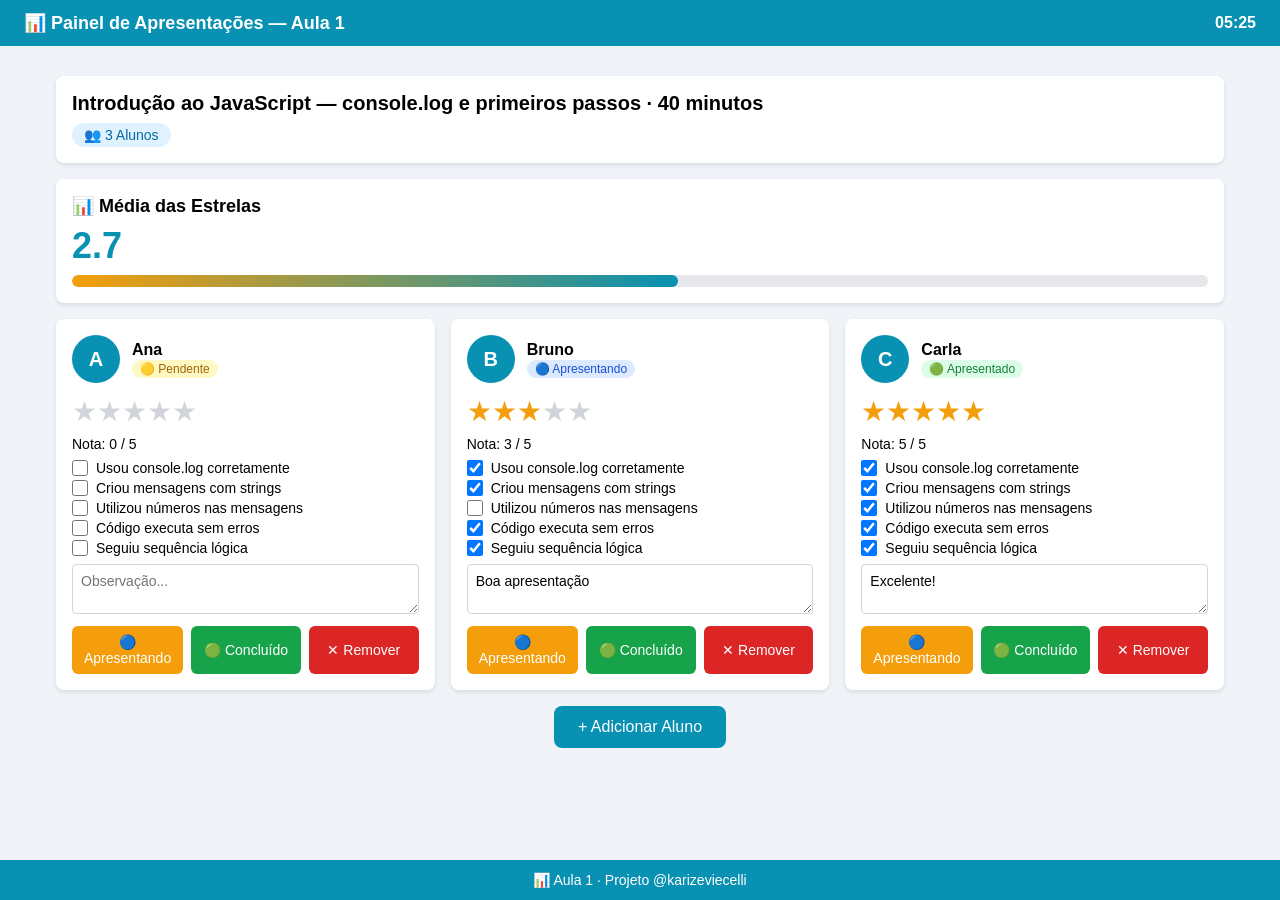
<file: Aula 01/feedback01.html>
<!DOCTYPE html>
<html lang="pt-BR">
<head>
<meta charset="UTF-8">
<meta name="viewport" content="width=device-width, initial-scale=1.0">
<title>Aula 1 - Feedback</title>
<style>
* { box-sizing: border-box; margin: 0; padding: 0; font-family: Arial, sans-serif; }
body { background: #f0f4f8; padding-top: 60px; padding-bottom: 60px; }
.topbar { position: fixed; top: 0; left: 0; right: 0; background: #0891b2; color: white; padding: 12px 24px; display: flex; justify-content: space-between; align-items: center; font-size: 18px; font-weight: bold; z-index: 1000; }
.topbar-time { font-size: 16px; }
.container { max-width: 1200px; margin: 0 auto; padding: 16px; }
.subtopo { background: white; border-radius: 8px; padding: 16px; margin-bottom: 16px; box-shadow: 0 2px 4px rgba(0,0,0,0.1); }
.subtopo h2 { font-size: 20px; margin-bottom: 8px; }
.subtopo .badge { display: inline-block; background: #e0f2fe; color: #0369a1; padding: 4px 12px; border-radius: 20px; font-size: 14px; }
.painel-media { background: white; border-radius: 8px; padding: 16px; margin-bottom: 16px; box-shadow: 0 2px 4px rgba(0,0,0,0.1); }
.painel-media h3 { font-size: 18px; margin-bottom: 8px; }
.media-value { font-size: 36px; font-weight: bold; color: #0891b2; }
.media-bar { width: 100%; background: #e5e7eb; border-radius: 8px; height: 12px; margin-top: 8px; overflow: hidden; }
.media-bar-fill { height: 100%; background: linear-gradient(90deg, #f59e0b, #0891b2); border-radius: 8px; transition: width 0.3s; }
.grid { display: grid; grid-template-columns: repeat(auto-fill, minmax(350px, 1fr)); gap: 16px; margin-bottom: 16px; }
.card { background: white; border-radius: 8px; padding: 16px; box-shadow: 0 2px 4px rgba(0,0,0,0.1); }
.card-header { display: flex; align-items: center; gap: 12px; margin-bottom: 12px; }
.avatar { width: 48px; height: 48px; border-radius: 50%; background: #0891b2; color: white; display: flex; align-items: center; justify-content: center; font-weight: bold; font-size: 20px; flex-shrink: 0; }
.card-name { font-weight: bold; font-size: 16px; }
.status-badge { padding: 2px 8px; border-radius: 12px; font-size: 12px; }
.status-pendente { background: #fef9c3; color: #a16207; }
.status-apresentando { background: #dbeafe; color: #1d4ed8; }
.status-apresentado { background: #dcfce7; color: #15803d; }
.stars { font-size: 28px; cursor: pointer; margin-bottom: 8px; }
.stars span { color: #d1d5db; transition: color 0.2s; }
.stars span.filled { color: #f59e0b; }
.note { font-size: 14px; margin-bottom: 8px; }
.criterios { margin-bottom: 8px; }
.criterio { display: flex; align-items: center; gap: 8px; margin-bottom: 4px; font-size: 14px; }
.criterio input { width: 16px; height: 16px; }
.observacao { width: 100%; padding: 8px; border: 1px solid #d1d5db; border-radius: 4px; resize: vertical; font-size: 14px; margin-bottom: 8px; }
.card-actions { display: flex; gap: 8px; }
.btn { border: none; padding: 8px 12px; border-radius: 6px; color: white; cursor: pointer; font-size: 14px; flex: 1; }
.btn-apresentando { background: #f59e0b; }
.btn-concluido { background: #16a34a; }
.btn-remover { background: #dc2626; }
.btn-add { background: #0891b2; color: white; border: none; padding: 12px 24px; border-radius: 8px; font-size: 16px; cursor: pointer; display: block; margin: 0 auto; }
.footer { position: fixed; bottom: 0; left: 0; right: 0; background: #0891b2; color: white; text-align: center; padding: 12px; font-size: 14px; }
.modal-overlay { display: none; position: fixed; top: 0; left: 0; right: 0; bottom: 0; background: rgba(0,0,0,0.5); z-index: 2000; justify-content: center; align-items: center; }
.modal-overlay.active { display: flex; }
.modal { background: white; border-radius: 8px; padding: 24px; width: 90%; max-width: 400px; }
.modal h3 { margin-bottom: 16px; }
.modal input { width: 100%; padding: 8px; border: 1px solid #d1d5db; border-radius: 4px; font-size: 16px; margin-bottom: 16px; }
.modal-actions { display: flex; gap: 8px; justify-content: flex-end; }
.modal-actions button { padding: 8px 16px; border: none; border-radius: 6px; cursor: pointer; font-size: 14px; }
.modal-cancel { background: #e5e7eb; color: #374151; }
.modal-save { background: #0891b2; color: white; }
</style>
</head>
<body>
<div class="topbar" id="topbar">
  <span>📊 Painel de Apresentações — Aula 1</span>
  <span class="topbar-time" id="topbarTime"></span>
</div>
<div class="container">
  <div class="subtopo">
    <h2>Introdução ao JavaScript — console.log e primeiros passos · 40 minutos</h2>
    <span class="badge" id="alunoCount">👥 0 Alunos</span>
  </div>
  <div class="painel-media">
    <h3>📊 Média das Estrelas</h3>
    <div class="media-value" id="mediaValue">0.0</div>
    <div class="media-bar"><div class="media-bar-fill" id="mediaBarFill" style="width:0%"></div></div>
  </div>
  <div class="grid" id="gridContainer"></div>
  <button class="btn-add" id="btnAdd">+ Adicionar Aluno</button>
</div>
<div class="footer">📊 Aula 1 · Projeto @karizeviecelli</div>
<div class="modal-overlay" id="modalOverlay">
  <div class="modal">
    <h3>Adicionar Aluno</h3>
    <input type="text" id="inputNome" placeholder="Nome do aluno" />
    <div class="modal-actions">
      <button class="modal-cancel" id="modalCancel">Cancelar</button>
      <button class="modal-save" id="modalSave">Adicionar</button>
    </div>
  </div>
</div>
<script>
const STORAGE_KEY = 'feedback_aula1';
let data = [];

function loadData() {
  const stored = localStorage.getItem(STORAGE_KEY);
  if (stored) {
    try { data = JSON.parse(stored); } catch(e) { data = []; }
  } else {
    data = [];
  }
}

function saveData() {
  localStorage.setItem(STORAGE_KEY, JSON.stringify(data));
}

function render() {
  const grid = document.getElementById('gridContainer');
  grid.innerHTML = '';
  data.forEach((student, index) => {
    const card = document.createElement('div');
    card.className = 'card';
    card.dataset.index = index;
    const initial = student.nome ? student.nome.charAt(0).toUpperCase() : '?';
    const statusClass = student.status === 'apresentando' ? 'status-apresentando' : student.status === 'apresentado' ? 'status-apresentado' : 'status-pendente';
    const statusText = student.status === 'apresentando' ? '🔵 Apresentando' : student.status === 'apresentado' ? '🟢 Apresentado' : '🟡 Pendente';
    let starsHtml = '';
    for (let i = 1; i <= 5; i++) {
      const filled = student.estrelas >= i ? 'filled' : '';
      starsHtml += `<span class="star ${filled}" data-index="${i}">★</span>`;
    }
    let criteriosHtml = '';
    const criterios = ['Usou console.log corretamente','Criou mensagens com strings','Utilizou números nas mensagens','Código executa sem erros','Seguiu sequência lógica'];
    criterios.forEach((c, idx) => {
      const checked = student.criterios && student.criterios[idx] ? 'checked' : '';
      criteriosHtml += `<div class="criterio"><input type="checkbox" data-criterio="${idx}" ${checked}><span>${c}</span></div>`;
    });
    card.innerHTML = `
      <div class="card-header">
        <div class="avatar">${initial}</div>
        <div>
          <div class="card-name">${student.nome}</div>
          <span class="status-badge ${statusClass}">${statusText}</span>
        </div>
      </div>
      <div class="stars" data-rating="${student.estrelas || 0}">
        ${starsHtml}
      </div>
      <div class="note">Nota: ${student.estrelas || 0} / 5</div>
      <div class="criterios">${criteriosHtml}</div>
      <textarea class="observacao" placeholder="Observação...">${student.observacao || ''}</textarea>
      <div class="card-actions">
        <button class="btn btn-apresentando">🔵 Apresentando</button>
        <button class="btn btn-concluido">🟢 Concluído</button>
        <button class="btn btn-remover">✕ Remover</button>
      </div>
    `;
    grid.appendChild(card);
  });
  updateMedia();
  updateAlunoCount();
}

function updateMedia() {
  const total = data.reduce((sum, s) => sum + (s.estrelas || 0), 0);
  const avg = data.length ? (total / data.length) : 0;
  document.getElementById('mediaValue').textContent = avg.toFixed(1);
  const pct = data.length ? (avg / 5 * 100) : 0;
  document.getElementById('mediaBarFill').style.width = pct + '%';
}

function updateAlunoCount() {
  document.getElementById('alunoCount').textContent = `👥 ${data.length} Alunos`;
}

function updateTime() {
  const now = new Date();
  const h = String(now.getHours()).padStart(2, '0');
  const m = String(now.getMinutes()).padStart(2, '0');
  document.getElementById('topbarTime').textContent = h + ':' + m;
}

// Event delegation on grid
document.getElementById('gridContainer').addEventListener('click', function(e) {
  const card = e.target.closest('.card');
  if (!card) return;
  const index = parseInt(card.dataset.index);
  const student = data[index];
  if (!student) return;
  
  // Stars
  if (e.target.classList.contains('star')) {
    const rating = parseInt(e.target.dataset.index);
    student.estrelas = rating;
    saveData();
    render();
    return;
  }
  
  // Buttons
  if (e.target.classList.contains('btn-apresentando')) {
    student.status = 'apresentando';
    saveData();
    render();
    return;
  }
  if (e.target.classList.contains('btn-concluido')) {
    student.status = 'apresentado';
    saveData();
    render();
    return;
  }
  if (e.target.classList.contains('btn-remover')) {
    data.splice(index, 1);
    saveData();
    render();
    return;
  }
});

// Change events for checkboxes and textarea (delegation)
document.getElementById('gridContainer').addEventListener('change', function(e) {
  const card = e.target.closest('.card');
  if (!card) return;
  const index = parseInt(card.dataset.index);
  const student = data[index];
  if (!student) return;
  
  if (e.target.matches('input[type="checkbox"]')) {
    const criterioIdx = parseInt(e.target.dataset.criterio);
    if (!student.criterios) student.criterios = [false,false,false,false,false];
    student.criterios[criterioIdx] = e.target.checked;
    saveData();
    // no need to re-render
  }
  if (e.target.matches('textarea.observacao')) {
    student.observacao = e.target.value;
    saveData();
  }
});

// Modal
document.getElementById('btnAdd').addEventListener('click', function() {
  document.getElementById('modalOverlay').classList.add('active');
  document.getElementById('inputNome').value = '';
  document.getElementById('inputNome').focus();
});

function closeModal() {
  document.getElementById('modalOverlay').classList.remove('active');
}

document.getElementById('modalCancel').addEventListener('click', closeModal);
document.getElementById('modalOverlay').addEventListener('click', function(e) {
  if (e.target === this) closeModal();
});

document.getElementById('modalSave').addEventListener('click', function() {
  const nome = document.getElementById('inputNome').value.trim();
  if (!nome) {
    alert('Digite um nome.');
    return;
  }
  data.push({
    nome: nome,
    status: 'pendente',
    estrelas: 0,
    criterios: [false,false,false,false,false],
    observacao: ''
  });
  saveData();
  render();
  closeModal();
});

// Initialization
loadData();
if (data.length === 0) {
  // default students for demo
  data = [
    { nome: 'Ana', status: 'pendente', estrelas: 0, criterios: [false,false,false,false,false], observacao: '' },
    { nome: 'Bruno', status: 'apresentando', estrelas: 3, criterios: [true,true,false,true,true], observacao: 'Boa apresentação' },
    { nome: 'Carla', status: 'apresentado', estrelas: 5, criterios: [true,true,true,true,true], observacao: 'Excelente!' }
  ];
  saveData();
}
render();
updateTime();
setInterval(updateTime, 60000);
</script>
</body>
</html>
</file>
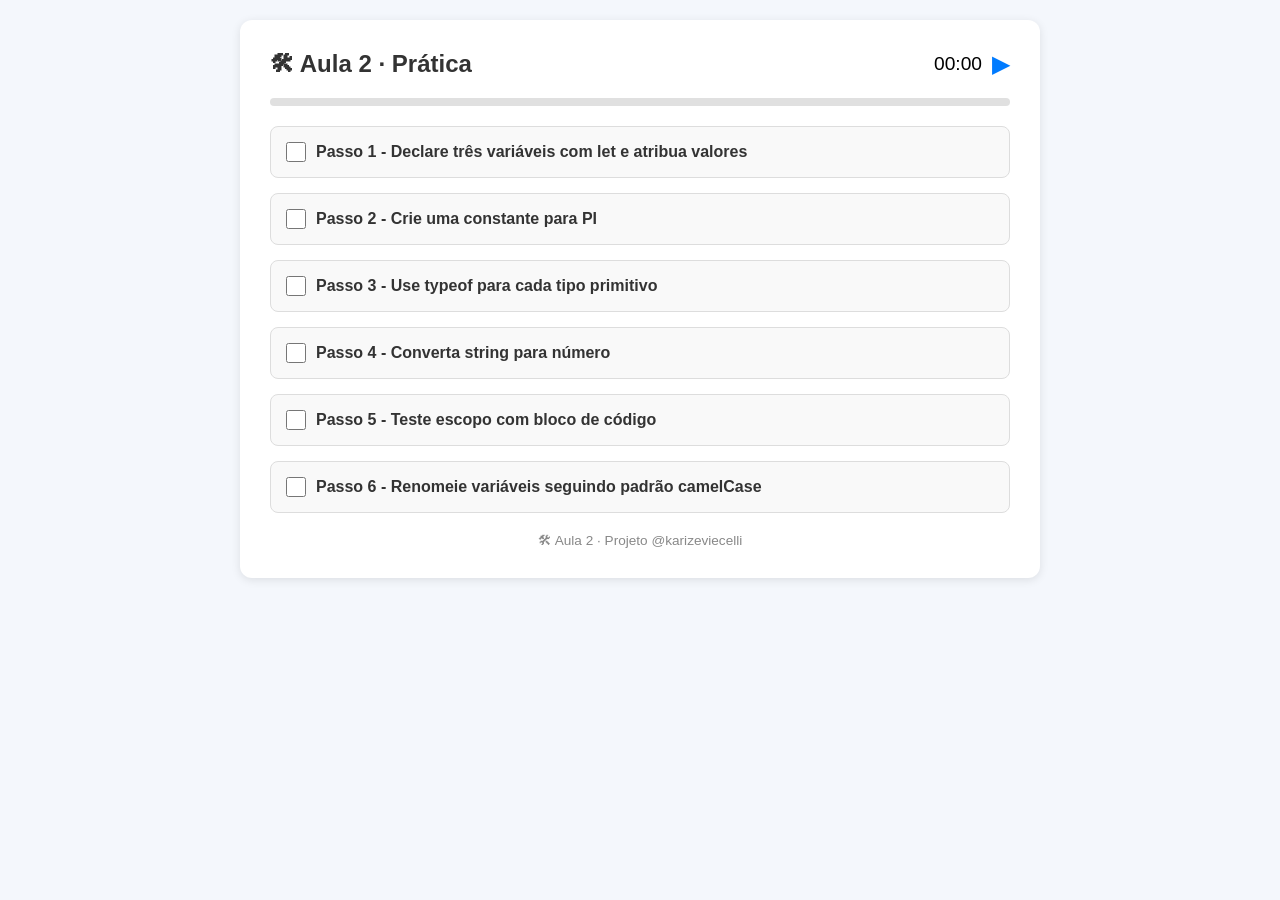
<file: Aula 02/03_pratica.html>
<!DOCTYPE html>
<html lang="pt-BR">
<head>
<meta charset="UTF-8">
<meta name="viewport" content="width=device-width, initial-scale=1.0">
<title>Aula 2 - Prática</title>
<style>
  * { margin: 0; padding: 0; box-sizing: border-box; font-family: Arial, sans-serif; }
  body { background: #f4f7fc; display: flex; justify-content: center; padding: 20px; }
  .container { max-width: 800px; width: 100%; background: white; border-radius: 12px; box-shadow: 0 2px 10px rgba(0,0,0,0.1); padding: 30px; }
  .topbar { display: flex; align-items: center; justify-content: space-between; margin-bottom: 20px; }
  .topbar h1 { font-size: 1.5rem; color: #333; }
  .timer { display: flex; align-items: center; gap: 10px; font-size: 1.2rem; }
  .timer button { background: none; border: none; font-size: 1.5rem; cursor: pointer; color: #007bff; }
  .progress-bar { height: 8px; background: #e0e0e0; border-radius: 4px; margin-bottom: 20px; }
  .progress-fill { height: 100%; background: #28a745; border-radius: 4px; transition: width 0.3s; width: 0%; }
  .card { background: #f9f9f9; border-radius: 8px; padding: 15px; margin-bottom: 15px; border: 1px solid #ddd; }
  .card-header { display: flex; align-items: center; gap: 10px; cursor: pointer; }
  .card-header input[type="checkbox"] { width: 20px; height: 20px; cursor: pointer; }
  .card-header h3 { flex: 1; font-size: 1rem; color: #333; }
  .card-body { display: none; margin-top: 10px; }
  .card-body.show { display: block; }
  .instrucao, .dica { margin-bottom: 10px; font-size: 0.95rem; color: #555; }
  .dica { background: #fff3cd; padding: 8px; border-radius: 4px; border-left: 4px solid #ffc107; }
  .btn-gabarito { background: #007bff; color: white; border: none; padding: 8px 16px; border-radius: 4px; cursor: pointer; font-size: 0.9rem; }
  .gabarito { display: none; background: #2d2d2d; color: #f8f8f2; padding: 10px; border-radius: 4px; margin-top: 10px; font-family: 'Courier New', monospace; font-size: 0.9rem; overflow-x: auto; white-space: pre-wrap; }
  .gabarito.show { display: block; }
  .cta { display: none; text-align: center; margin-top: 20px; padding: 20px; background: #d4edda; border-radius: 8px; }
  .cta.show { display: block; }
  .cta a { display: inline-block; background: #28a745; color: white; padding: 12px 30px; border-radius: 6px; text-decoration: none; font-weight: bold; }
  .footer { text-align: center; margin-top: 20px; color: #888; font-size: 0.85rem; }
</style>
</head>
<body>
<div class="container">
  <div class="topbar">
    <h1>🛠 Aula 2 · Prática</h1>
    <div class="timer">
      <span id="timerDisplay">00:00</span>
      <button id="timerToggle">▶</button>
    </div>
  </div>
  <div class="progress-bar"><div class="progress-fill" id="progressFill"></div></div>

  <!-- Passo 1 -->
  <div class="card" data-step="1">
    <div class="card-header" onclick="toggleCard(this)">
      <input type="checkbox" onchange="updateProgress()">
      <h3>Passo 1 - Declare três variáveis com let e atribua valores</h3>
    </div>
    <div class="card-body">
      <div class="instrucao">Crie três variáveis usando let. Uma com seu nome (string), uma com sua idade (number) e uma com seu hobbie favorito (string). Exiba cada uma no console.</div>
      <div class="dica">Dica: Use console.log() para ver o valor de cada variável.</div>
      <button class="btn-gabarito" onclick="toggleGabarito(this)">📖 Gabarito</button>
      <div class="gabarito">let nome = "Ana"; <br>let idade = 22; <br>let hobbie = "ler";<br>console.log(nome);<br>console.log(idade); <br>console.log(hobbie);</div>
    </div>
  </div>

  <!-- Passo 2 -->
  <div class="card" data-step="2">
    <div class="card-header" onclick="toggleCard(this)">
      <input type="checkbox" onchange="updateProgress()">
      <h3>Passo 2 - Crie uma constante para PI</h3>
    </div>
    <div class="card-body">
      <div class="instrucao">Crie uma constante chamada PI com o valor 3.14159. Depois crie outra variável com o raio de um círculo e calcule a área (PI * raio * raio). Exiba o resultado.</div>
      <div class="dica">Dica: const não pode ser reatribuída.</div>
      <button class="btn-gabarito" onclick="toggleGabarito(this)">📖 Gabarito</button>
      <div class="gabarito">const PI = 3.14159;<br>let raio = 5; <br>let area = PI * raio * raio; <br>console.log(area);</div>
    </div>
  </div>

  <!-- Passo 3 -->
  <div class="card" data-step="3">
    <div class="card-header" onclick="toggleCard(this)">
      <input type="checkbox" onchange="updateProgress()">
      <h3>Passo 3 - Use typeof para cada tipo primitivo</h3>
    </div>
    <div class="card-body">
      <div class="instrucao">Crie uma variável de cada tipo primitivo e use typeof para descobrir o tipo de cada uma.</div>
      <div class="dica">Dica: typeof variavel retorna o tipo como string.</div>
      <button class="btn-gabarito" onclick="toggleGabarito(this)">📖 Gabarito</button>
      <div class="gabarito">let nome = "João"; <br>let idade = 30; <br>let ativo = true; <br>console.log(typeof nome); <br>console.log(typeof idade); <br>console.log(typeof ativo);</div>
    </div>
  </div>

  <!-- Passo 4 -->
  <div class="card" data-step="4">
    <div class="card-header" onclick="toggleCard(this)">
      <input type="checkbox" onchange="updateProgress()">
      <h3>Passo 4 - Converta string para número</h3>
    </div>
    <div class="card-body">
      <div class="instrucao">Crie uma string com um número dentro e converta para número usando Number().</div>
      <div class="dica">Dica: Number() converte string para número.</div>
      <button class="btn-gabarito" onclick="toggleGabarito(this)">📖 Gabarito</button>
      <div class="gabarito">let stringNumero = "50"; <br>let numero = Number(stringNumero); <br>let resultado = numero + 10; <br>console.log(resultado);</div>
    </div>
  </div>

  <!-- Passo 5 -->
  <div class="card" data-step="5">
    <div class="card-header" onclick="toggleCard(this)">
      <input type="checkbox" onchange="updateProgress()">
      <h3>Passo 5 - Teste escopo com bloco de código</h3>
    </div>
    <div class="card-body">
      <div class="instrucao">Crie uma variável let fora de um bloco { }. Dentro do bloco, crie outra com o mesmo nome mas valor diferente. Exiba os valores.</div>
      <div class="dica">Dica: Variáveis let dentro de { } só existem dentro daquele bloco.</div>
      <button class="btn-gabarito" onclick="toggleGabarito(this)">📖 Gabarito</button>
      <div class="gabarito">let mensagem = "Fora"; <br>{ let mensagem = "Dentro"; <br>console.log(mensagem); <br>} console.log(mensagem);</div>
    </div>
  </div>

  <!-- Passo 6 -->
  <div class="card" data-step="6">
    <div class="card-header" onclick="toggleCard(this)">
      <input type="checkbox" onchange="updateProgress()">
      <h3>Passo 6 - Renomeie variáveis seguindo padrão camelCase</h3>
    </div>
    <div class="card-body">
      <div class="instrucao">Renomeie variáveis com nomes ruins para camelCase descritivos.</div>
      <div class="dica">Dica: camelCase: primeira minúscula, próximas maiúsculas.</div>
      <button class="btn-gabarito" onclick="toggleGabarito(this)">📖 Gabarito</button>
      <div class="gabarito">let nome = "João"; <br>let idade = 25; <br>let cidade = "SP"; <br>console.log(nome, idade, cidade);</div>
    </div>
  </div>

  <div class="cta" id="cta">
    <p>Todos os passos concluídos!</p>
    <a href="04_desafio.html">➜ Seguir para o Desafio</a>
  </div>

  <div class="footer">🛠 Aula 2 · Projeto @karizeviecelli</div>
</div>

<script>
  let timerInterval = null;
  let seconds = 0;
  const timerDisplay = document.getElementById('timerDisplay');
  const timerToggle = document.getElementById('timerToggle');

  timerToggle.addEventListener('click', function() {
    if (timerInterval) {
      clearInterval(timerInterval);
      timerInterval = null;
      timerToggle.textContent = '▶';
    } else {
      timerInterval = setInterval(() => {
        seconds++;
        const mins = String(Math.floor(seconds / 60)).padStart(2, '0');
        const secs = String(seconds % 60).padStart(2, '0');
        timerDisplay.textContent = mins + ':' + secs;
      }, 1000);
      timerToggle.textContent = '⏸';
    }
  });

  function toggleCard(header) {
    const body = header.nextElementSibling;
    if (body.style.display === 'block') {
      body.style.display = 'none';
    } else {
      body.style.display = 'block';
    }
  }

  function toggleGabarito(btn) {
    const gab = btn.nextElementSibling;
    gab.classList.toggle('show');
  }

  function updateProgress() {
    const checkboxes = document.querySelectorAll('.card input[type="checkbox"]');
    const total = checkboxes.length;
    let checked = 0;
    checkboxes.forEach(cb => { if (cb.checked) checked++; });
    const percent = (checked / total) * 100;
    document.getElementById('progressFill').style.width = percent + '%';
    if (checked === total) {
      document.getElementById('cta').classList.add('show');
    } else {
      document.getElementById('cta').classList.remove('show');
    }
  }
</script>
</body>
</html>
</file>
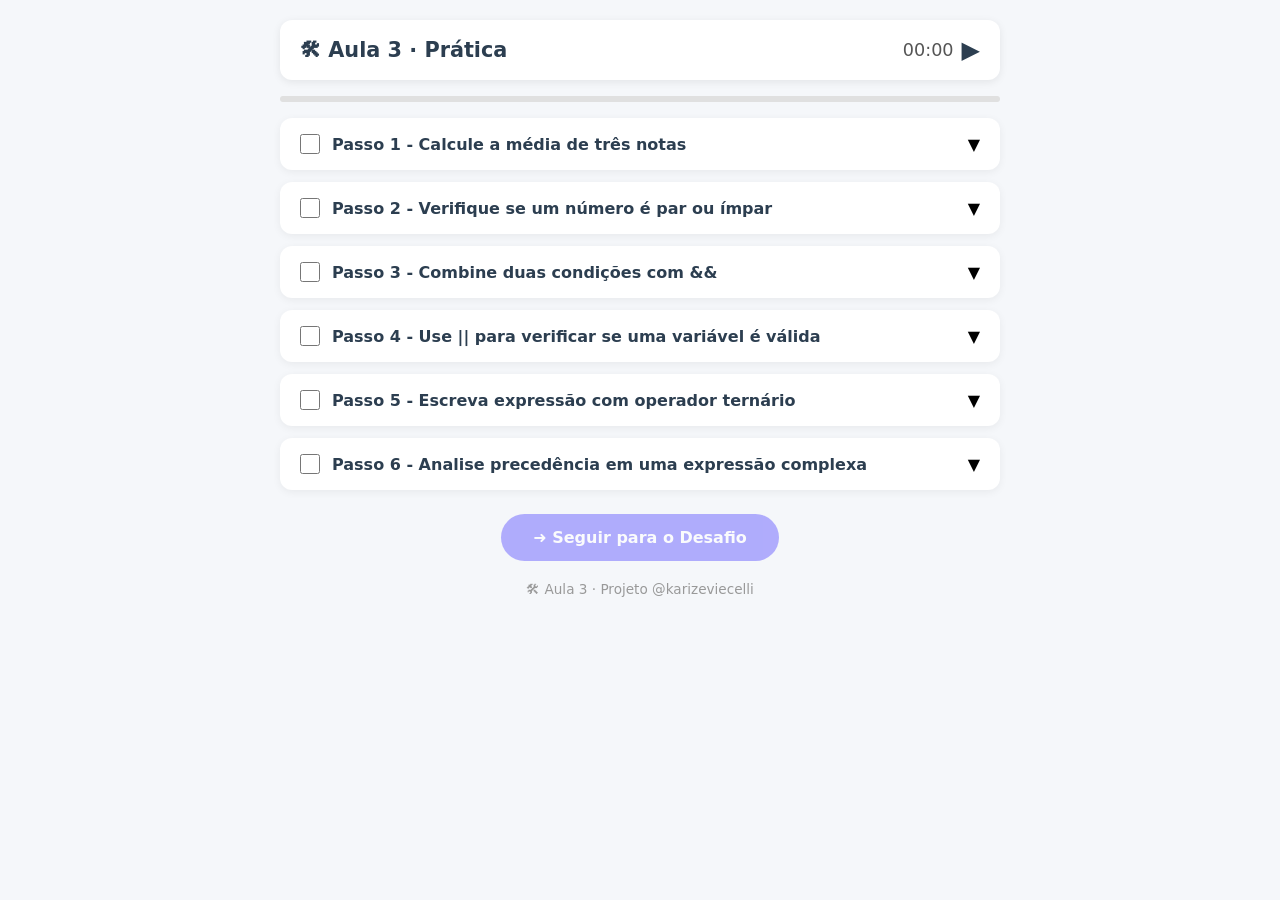
<file: Aula 03/03_pratica.html>
<!DOCTYPE html>
<html lang="pt-br">
<head>
  <meta charset="UTF-8">
  <meta name="viewport" content="width=device-width, initial-scale=1.0">
  <title>Aula 3 - Prática</title>
  <style>
    * { margin: 0; padding: 0; box-sizing: border-box; font-family: system-ui, sans-serif; }
    body { background: #f5f7fa; padding: 20px; display: flex; justify-content: center; }
    .container { max-width: 720px; width: 100%; }
    .topbar { display: flex; justify-content: space-between; align-items: center; background: #fff; padding: 16px 20px; border-radius: 12px; box-shadow: 0 2px 8px rgba(0,0,0,0.08); }
    .topbar h1 { font-size: 1.3rem; color: #2c3e50; }
    .timer { display: flex; align-items: center; gap: 8px; font-size: 1.1rem; color: #555; }
    .timer button { background: none; border: none; font-size: 1.5rem; cursor: pointer; color: #2c3e50; }
    .progress-bar { background: #e0e0e0; height: 6px; border-radius: 3px; margin: 16px 0; overflow: hidden; }
    .progress-fill { height: 100%; width: 0%; background: linear-gradient(90deg, #6c63ff, #48c6ef); transition: width 0.3s; border-radius: 3px; }
    .card { background: #fff; border-radius: 12px; box-shadow: 0 2px 8px rgba(0,0,0,0.06); margin-bottom: 12px; overflow: hidden; }
    .card-header { display: flex; align-items: center; gap: 12px; padding: 16px 20px; cursor: pointer; transition: background 0.2s; }
    .card-header:hover { background: #f0f2f5; }
    .card-header input[type="checkbox"] { width: 20px; height: 20px; accent-color: #6c63ff; }
    .card-header h2 { font-size: 1rem; color: #2c3e50; flex: 1; }
    .card-header .arrow { transition: transform 0.3s; }
    .card-body { padding: 0 20px 16px; display: none; }
    .card-body.active { display: block; }
    .card-body p { color: #555; margin-bottom: 8px; line-height: 1.5; }
    .card-body .dica { background: #eef6ff; padding: 10px; border-radius: 8px; font-size: 0.9rem; color: #2c3e50; margin: 12px 0; }
    .btn-gabarito { background: #6c63ff; color: #fff; border: none; padding: 8px 16px; border-radius: 6px; cursor: pointer; font-size: 0.9rem; transition: background 0.2s; }
    .btn-gabarito:hover { background: #5a52d5; }
    .gabarito-content { background: #f8f9fa; padding: 12px; border-radius: 8px; margin-top: 12px; font-family: 'Courier New', monospace; font-size: 0.9rem; white-space: pre-wrap; display: none; }
    .gabarito-content.show { display: block; }
    .cta { text-align: center; margin-top: 24px; }
    .cta a { display: inline-block; background: #6c63ff; color: #fff; padding: 14px 32px; border-radius: 30px; text-decoration: none; font-weight: 600; font-size: 1rem; transition: background 0.2s; opacity: 0.5; pointer-events: none; }
    .cta a.enabled { opacity: 1; pointer-events: auto; }
    .cta a:hover { background: #5a52d5; }
    .footer { text-align: center; margin-top: 20px; color: #999; font-size: 0.85rem; }
  </style>
</head>
<body>
<div class="container">
  <div class="topbar">
    <h1>🛠 Aula 3 · Prática</h1>
    <div class="timer">
      <span id="timerDisplay">00:00</span>
      <button id="timerToggle">▶</button>
    </div>
  </div>
  <div class="progress-bar">
    <div id="progressFill" class="progress-fill"></div>
  </div>

  <div class="card">
    <div class="card-header" onclick="toggleCard(this)">
      <input type="checkbox" onchange="updateProgress()">
      <h2>Passo 1 - Calcule a média de três notas</h2>
      <span class="arrow">▼</span>
    </div>
    <div class="card-body">
      <p><strong>Instrução:</strong> Crie três variáveis com notas (number) e calcule a média aritmética delas. Exiba o resultado no console.</p>
      <div class="dica">💡 Dica: Média = (nota1 + nota2 + nota3) / 3</div>
      <button class="btn-gabarito" onclick="toggleGabarito(this)">📖 Gabarito</button>
      <div class="gabarito-content">let n1 = 8; <br>let n2 = 7; <br>let n3 = 9; <br>let media = (n1 + n2 + n3) / 3; <br>console.log(media);</div>
    </div>
  </div>

  <div class="card">
    <div class="card-header" onclick="toggleCard(this)">
      <input type="checkbox" onchange="updateProgress()">
      <h2>Passo 2 - Verifique se um número é par ou ímpar</h2>
      <span class="arrow">▼</span>
    </div>
    <div class="card-body">
      <p><strong>Instrução:</strong> Crie uma variável com um número qualquer. Use o operador % (resto) para verificar se o número é par ou ímpar. Se resto for 0, é par.</p>
      <div class="dica">💡 Dica: numero % 2 retorna 0 para números pares.</div>
      <button class="btn-gabarito" onclick="toggleGabarito(this)">📖 Gabarito</button>
      <div class="gabarito-content">let numero = 7; <br>let resto = numero % 2; <br>let resultado = resto === 0; <br>console.log(resultado);</div>
    </div>
  </div>

  <div class="card">
    <div class="card-header" onclick="toggleCard(this)">
      <input type="checkbox" onchange="updateProgress()">
      <h2>Passo 3 - Combine duas condições com &&</h2>
      <span class="arrow">▼</span>
    </div>
    <div class="card-body">
      <p><strong>Instrução:</strong> Crie duas variáveis booleanas (ex: maior de idade e tem ingresso). Use && para verificar se ambas são verdadeiras. Exiba o resultado.</p>
      <div class="dica">💡 Dica: && retorna true apenas se TODAS as condições forem verdadeiras.</div>
      <button class="btn-gabarito" onclick="toggleGabarito(this)">📖 Gabarito</button>
      <div class="gabarito-content">let maiorIdade = true; <br>let temIngresso = true; <br>let podeEntrar = maiorIdade && temIngresso; <br>console.log(podeEntrar);</div>
    </div>
  </div>

  <div class="card">
    <div class="card-header" onclick="toggleCard(this)">
      <input type="checkbox" onchange="updateProgress()">
      <h2>Passo 4 - Use || para verificar se uma variável é válida</h2>
      <span class="arrow">▼</span>
    </div>
    <div class="card-body">
      <p><strong>Instrução:</strong> Crie uma variável que pode ser null ou undefined. Use || para verificar se ela tem um valor válido. Se for null, use um valor padrão.</p>
      <div class="dica">💡 Dica: || retorna o primeiro valor verdadeiro. nome || "Visitante" retorna "Visitante" se nome for vazio.</div>
      <button class="btn-gabarito" onclick="toggleGabarito(this)">📖 Gabarito</button>
      <div class="gabarito-content">let nome = ""; <br>let usuario = nome || "Visitante"; <br>console.log(usuario);</div>
    </div>
  </div>

  <div class="card">
    <div class="card-header" onclick="toggleCard(this)">
      <input type="checkbox" onchange="updateProgress()">
      <h2>Passo 5 - Escreva expressão com operador ternário</h2>
      <span class="arrow">▼</span>
    </div>
    <div class="card-body">
      <p><strong>Instrução:</strong> Crie uma variável com uma temperatura. Use o operador ternário para verificar se está quente (> 25) ou frio. Exiba o resultado.</p>
      <div class="dica">💡 Dica: condicao ? valorSeVerdadeiro : valorSeFalso</div>
      <button class="btn-gabarito" onclick="toggleGabarito(this)">📖 Gabarito</button>
      <div class="gabarito-content">let temperatura = 30; <br>let clima = temperatura > 25 ? "Quente" : "Frio"; console.log(clima);</div>
    </div>
  </div>

  <div class="card">
    <div class="card-header" onclick="toggleCard(this)">
      <input type="checkbox" onchange="updateProgress()">
      <h2>Passo 6 - Analise precedência em uma expressão complexa</h2>
      <span class="arrow">▼</span>
    </div>
    <div class="card-body">
      <p><strong>Instrução:</strong> Crie uma expressão que combine +, * e (). Compare o resultado com e sem parênteses para entender a precedência. Exiba ambos.</p>
      <div class="dica">💡 Dica: Parênteses têm maior prioridade que multiplicação, que tem prioridade que soma.</div>
      <button class="btn-gabarito" onclick="toggleGabarito(this)">📖 Gabarito</button>
      <div class="gabarito-content">let semParenteses = 5 + 3 * 2; <br>let comParenteses = (5 + 3) * 2; <br>console.log(semParenteses, comParenteses);</div>
    </div>
  </div>

  <div class="cta">
    <a id="ctaLink" href="04_desafio.html">➜ Seguir para o Desafio</a>
  </div>
  <div class="footer">🛠 Aula 3 · Projeto @karizeviecelli</div>
</div>

<script>
  let timerInterval = null;
  let seconds = 0;
  let running = false;
  const timerDisplay = document.getElementById('timerDisplay');
  const timerToggle = document.getElementById('timerToggle');

  function formatTime(sec) {
    const m = String(Math.floor(sec / 60)).padStart(2, '0');
    const s = String(sec % 60).padStart(2, '0');
    return `${m}:${s}`;
  }

  function toggleTimer() {
    if (running) {
      clearInterval(timerInterval);
      timerToggle.textContent = '▶';
    } else {
      timerInterval = setInterval(() => {
        seconds++;
        timerDisplay.textContent = formatTime(seconds);
      }, 1000);
      timerToggle.textContent = '⏸';
    }
    running = !running;
  }

  timerToggle.addEventListener('click', toggleTimer);

  function toggleCard(header) {
    const body = header.nextElementSibling;
    const arrow = header.querySelector('.arrow');
    body.classList.toggle('active');
    arrow.textContent = body.classList.contains('active') ? '▲' : '▼';
  }

  function toggleGabarito(btn) {
    const content = btn.nextElementSibling;
    content.classList.toggle('show');
  }

  function updateProgress() {
    const checkboxes = document.querySelectorAll('.card-header input[type="checkbox"]');
    const checked = Array.from(checkboxes).filter(cb => cb.checked).length;
    const total = checkboxes.length;
    const pct = (checked / total) * 100;
    document.getElementById('progressFill').style.width = pct + '%';
    const ctaLink = document.getElementById('ctaLink');
    if (checked === total) {
      ctaLink.classList.add('enabled');
    } else {
      ctaLink.classList.remove('enabled');
    }
  }
</script>
</body>
</html>
</file>
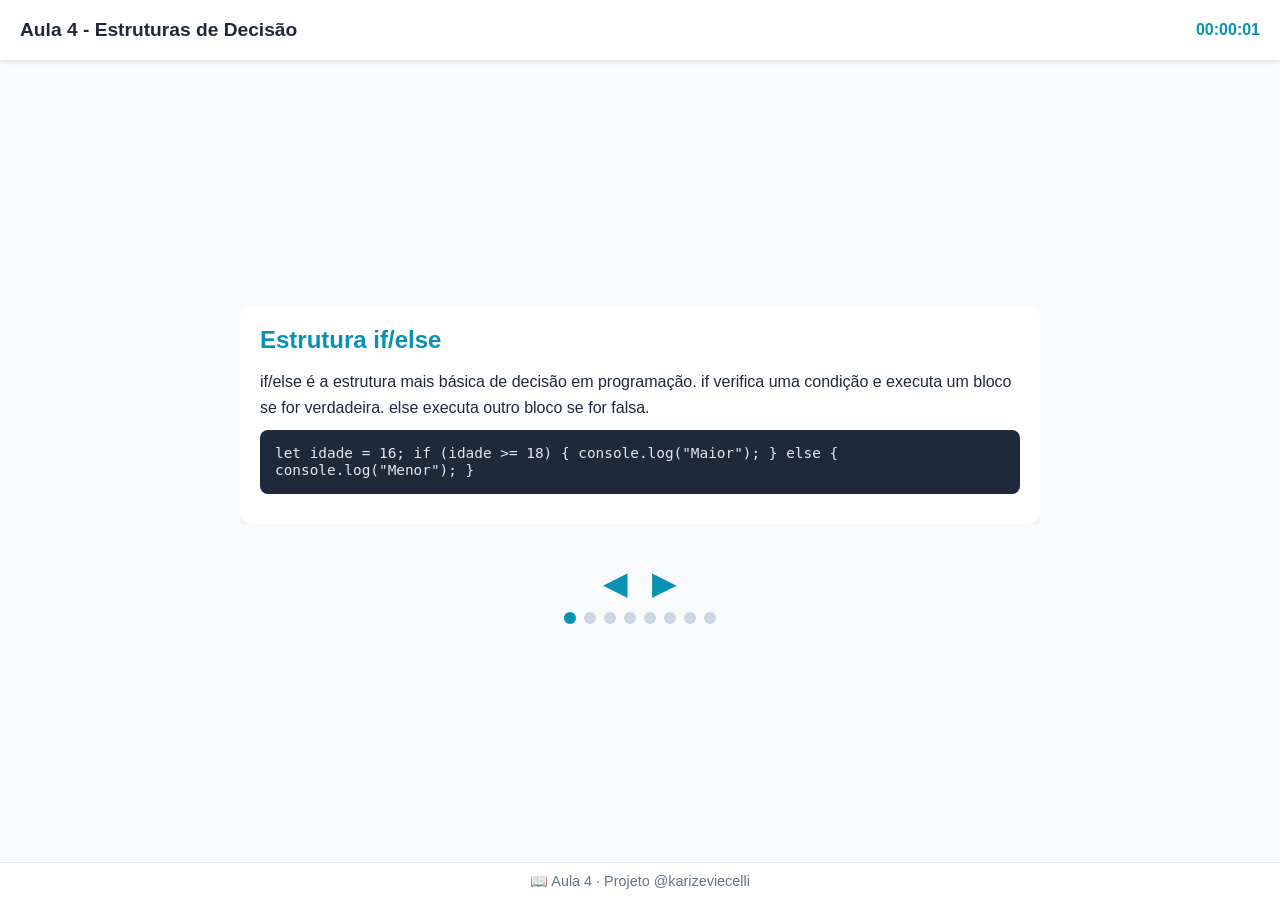
<file: Aula 04/01_exposicao.html>
<!DOCTYPE html>
<html lang="pt-br">
<head>
  <meta charset="UTF-8">
  <meta name="viewport" content="width=device-width, initial-scale=1.0">
  <title>Aula 4 - Estruturas de Decisão</title>
  <style>
    * { margin: 0; padding: 0; box-sizing: border-box; }
    body { font-family: 'Segoe UI', sans-serif; background: #f8fafc; color: #1e293b; min-height: 100vh; display: flex; flex-direction: column; align-items: center; justify-content: center; padding-top: 70px; padding-bottom: 60px; }
    .topbar { position: fixed; top: 0; left: 0; right: 0; height: 60px; background: #fff; box-shadow: 0 2px 4px rgba(0,0,0,0.1); display: flex; align-items: center; justify-content: space-between; padding: 0 20px; z-index: 100; }
    .topbar h1 { font-size: 1.2rem; color: #1e293b; }
    .timer { font-size: 1rem; color: #0891b2; font-weight: bold; }
    .slides-container { position: relative; width: 90%; max-width: 800px; margin: 20px auto; overflow: hidden; }
    .slide { display: none; opacity: 0; transition: opacity 0.5s ease; padding: 20px; background: white; border-radius: 12px; box-shadow: 0 4px 6px rgba(0,0,0,0.05); }
    .slide.active { display: block; opacity: 1; }
    .slide h2 { color: #0891b2; margin-bottom: 15px; font-size: 1.5rem; }
    .slide p { margin-bottom: 10px; line-height: 1.6; }
    .code-block { background: #1e293b; color: #e2e8f0; padding: 15px; border-radius: 8px; font-family: 'Courier New', monospace; font-size: 0.9rem; overflow-x: auto; margin: 10px 0; }
    .highlight-box { background: #e0f2fe; border-left: 4px solid #0891b2; padding: 10px 15px; margin: 10px 0; border-radius: 0 8px 8px 0; }
    .cta-btn { display: inline-block; background: #0891b2; color: white; padding: 12px 24px; border-radius: 8px; text-decoration: none; font-weight: bold; margin-top: 15px; transition: background 0.3s; }
    .cta-btn:hover { background: #067a98; }
    .nav { text-align: center; margin-top: 20px; }
    .nav button { background: none; border: none; font-size: 2rem; cursor: pointer; color: #0891b2; margin: 0 10px; transition: color 0.3s; }
    .nav button:hover { color: #067a98; }
    .dots { display: flex; justify-content: center; gap: 8px; margin-top: 10px; }
    .dot { width: 12px; height: 12px; border-radius: 50%; background: #cbd5e1; cursor: pointer; transition: background 0.3s; }
    .dot.active { background: #0891b2; }
    footer { position: fixed; bottom: 0; left: 0; right: 0; background: #fff; text-align: center; padding: 10px; font-size: 0.9rem; color: #64748b; border-top: 1px solid #e2e8f0; }
  </style>
</head>
<body>
  <div class="topbar">
    <h1>Aula 4 - Estruturas de Decisão</h1>
    <div class="timer" id="timer">00:00:00</div>
  </div>

  <div class="slides-container">
    <div class="slide active">
      <h2>Estrutura if/else</h2>
      <p>if/else é a estrutura mais básica de decisão em programação. if verifica uma condição e executa um bloco se for verdadeira. else executa outro bloco se for falsa.</p>
      <div class="code-block"><code>let idade = 16;
if (idade >= 18) {
  console.log("Maior");
} else {
  console.log("Menor");
}</code></div>
    </div>
    <div class="slide">
      <h2>Múltiplos else if</h2>
      <p>Podemos encadear várias condições com else if. O programa verifica cada condição em ordem e executa apenas a primeira que for verdadeira.</p>
      <div class="code-block"><code>let nota = 85;
if (nota >= 90) {
  console.log("A");
} else if (nota >= 80) {
  console.log("B");
} else {
  console.log("C");
}</code></div>
    </div>
    <div class="slide">
      <h2>Switch case</h2>
      <p>Switch é ideal para comparar uma variável contra vários valores específicos. case define cada valor possível, break interrompe a execução, default é o caso padrão.</p>
      <div class="code-block"><code>let dia = 3;
switch(dia) {
  case 1:
    console.log("Segunda");
    break;
  case 2:
    console.log("Terça");
    break;
  default:
    console.log("Outro");
}</code></div>
    </div>
    <div class="slide">
      <h2>Operador Ternário para decisões simples</h2>
      <p>O ternário é uma forma compacta de if/else em uma única linha: condicao ? valorSeVerdadeiro : valorSeFalso. Use para decisões simples, não para lógicas complexas.</p>
      <div class="code-block"><code>let resultado = idade >= 18 ? "Adulto" : "Menor";</code></div>
    </div>
    <div class="slide">
      <h2>Aninhamento de estruturas</h2>
      <p>Podemos colocar um if dentro de outro if. Isso é chamado de aninhamento. Cuidado: muitos níveis deixam o código difícil de ler.</p>
      <div class="code-block"><code>if (logado) {
  if (admin) {
    console.log("Painel admin");
  }
}</code></div>
    </div>
    <div class="slide">
      <h2>Condições com lógicos combinados</h2>
      <p>Use &&, || e ! para criar condições mais poderosas. && exige que todas sejam verdadeiras. || aceita qualquer uma. ! inverte o resultado.</p>
      <div class="code-block"><code>if (idade >= 18 && temIngresso) {
  console.log("Pode entrar");
}</code></div>
    </div>
    <div class="slide">
      <h2>Truthy e falsy</h2>
      <p>Em JavaScript, valores podem ser verdadeiros ou falsos em contexto booleano. São falsy: false, 0, "" (string vazia), null, undefined, NaN. Todo o resto é truthy.</p>
      <div class="code-block"><code>if ("texto") {
  console.log("É truthy!");
}
if (0) {
  console.log("Não executa");
}</code></div>
    </div>
    <div class="slide">
      <h2>Boas práticas em decisões</h2>
      <p>Mantenha if/else simples e legíveis. Evite aninhamentos profundos (max 2 níveis). Prefira switch para múltiplos casos fixos. Use ternário apenas para decisões simples de uma linha. Sempre use === em vez de ==. Teste todas as condições possíveis.</p>
      <a href="02_demo.html" class="cta-btn">➜ Seguir para a Demonstração</a>
    </div>
  </div>

  <div class="nav">
    <button id="prevBtn">&#9664;</button>
    <button id="nextBtn">&#9654;</button>
  </div>
  <div class="dots" id="dots"></div>

  <footer>📖 Aula 4 · Projeto @karizeviecelli</footer>

  <script>
    (function() {
      const slides = document.querySelectorAll('.slide');
      const dotsContainer = document.getElementById('dots');
      let currentSlide = 0;

      // Create dots
      slides.forEach((_, i) => {
        const dot = document.createElement('div');
        dot.classList.add('dot');
        if (i === 0) dot.classList.add('active');
        dot.addEventListener('click', () => goToSlide(i));
        dotsContainer.appendChild(dot);
      });

      function goToSlide(index) {
        if (index < 0 || index >= slides.length) return;
        slides[currentSlide].classList.remove('active');
        document.querySelectorAll('.dot')[currentSlide].classList.remove('active');
        currentSlide = index;
        slides[currentSlide].classList.add('active');
        document.querySelectorAll('.dot')[currentSlide].classList.add('active');
      }

      document.getElementById('prevBtn').addEventListener('click', () => {
        goToSlide(currentSlide - 1);
      });
      document.getElementById('nextBtn').addEventListener('click', () => {
        goToSlide(currentSlide + 1);
      });

      // Timer
      let seconds = 0;
      const timerEl = document.getElementById('timer');
      function updateTimer() {
        seconds++;
        const h = Math.floor(seconds / 3600);
        const m = Math.floor((seconds % 3600) / 60);
        const s = seconds % 60;
        timerEl.textContent = `${String(h).padStart(2,'0')}:${String(m).padStart(2,'0')}:${String(s).padStart(2,'0')}`;
      }
      setInterval(updateTimer, 1000);
    })();
  </script>
</body>
</html>
</file>
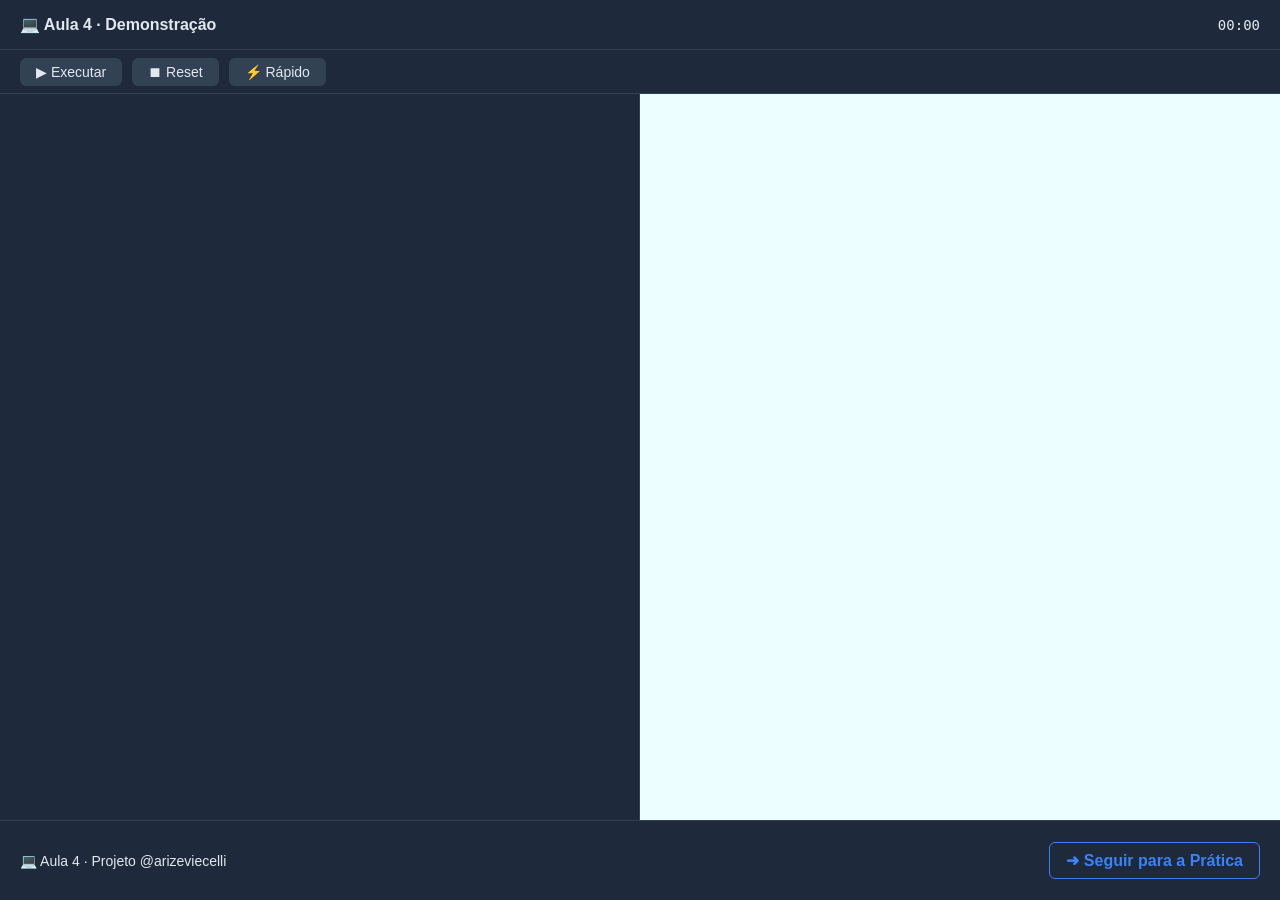
<file: Aula 04/02_demo.html>
<!DOCTYPE html>
<html lang="pt-BR">
<head>
<meta charset="UTF-8">
<meta name="viewport" content="width=device-width, initial-scale=1.0">
<title>Aula 4 - Demonstração</title>
<style>
* { margin: 0; padding: 0; box-sizing: border-box; font-family: 'Segoe UI', sans-serif; }
body { background: #0f172a; color: #e2e8f0; }
.topbar { position: fixed; top: 0; left: 0; right: 0; height: 50px; background: #1e293b; display: flex; align-items: center; justify-content: space-between; padding: 0 20px; border-bottom: 1px solid #334155; z-index: 100; }
.topbar .titulo { font-size: 16px; font-weight: bold; }
.topbar .relogio { font-size: 14px; font-family: monospace; }
.controls { position: fixed; top: 50px; left: 0; right: 0; height: 44px; background: #1e293b; display: flex; align-items: center; gap: 10px; padding: 0 20px; border-bottom: 1px solid #334155; z-index: 99; }
.controls button { background: #334155; color: #e2e8f0; border: none; padding: 6px 16px; border-radius: 6px; cursor: pointer; font-size: 14px; transition: background 0.2s; }
.controls button:hover { background: #475569; }
.controls button.ativo { background: #3b82f6; }
.container { display: flex; margin-top: 94px; height: calc(100vh - 94px - 80px); }
.editor { width: 50%; background: #1e293b; padding: 20px; overflow-y: auto; white-space: pre-wrap; font-family: 'Courier New', monospace; font-size: 14px; line-height: 1.6; border-right: 1px solid #334155; }
.output { width: 50%; background: #ecfeff; color: #0f172a; padding: 20px; overflow-y: auto; font-family: 'Courier New', monospace; font-size: 14px; line-height: 1.6; }
.footer { position: relative; height: 80px; background: #1e293b; display: flex; align-items: center; justify-content: space-between; padding: 0 20px; border-top: 1px solid #334155; }
.footer .creditos { font-size: 14px; }
.footer a { color: #3b82f6; text-decoration: none; font-weight: bold; padding: 8px 16px; border: 1px solid #3b82f6; border-radius: 6px; transition: background 0.2s; }
.footer a:hover { background: #3b82f6; color: #fff; }
.chave { color: #f472b6; } /* keywords */
.s { color: #34d399; } /* strings */
.v { color: #fbbf24; } /* numbers */
</style>
</head>
<body>
<div class="topbar">
  <div class="titulo">💻 Aula 4 · Demonstração</div>
  <div class="relogio" id="relogio">00:00</div>
</div>
<div class="controls">
  <button id="botaoExecutar">▶ Executar</button>
  <button id="botaoReset">⏹ Reset</button>
  <button id="botaoRapido">⚡ Rápido</button>
</div>
<div class="container">
  <div class="editor" id="editor"></div>
  <div class="output" id="output"></div>
</div>
<div class="footer">
  <div class="creditos">💻 Aula 4 · Projeto @arizeviecelli</div>
  <a href="03_pratica.html">➜ Seguir para a Prática</a>
</div>

<script>
// Código fonte (6 linhas)
const codigoFonte = `let idade = 16;
if (idade >= 18) {
  console.log("Maior");
} else {
  console.log("Menor");
}`;

// Elementos
const editor = document.getElementById('editor');
const output = document.getElementById('output');
const relogioEl = document.getElementById('relogio');
const botaoExecutar = document.getElementById('botaoExecutar');
const botaoReset = document.getElementById('botaoReset');
const botaoRapido = document.getElementById('botaoRapido');

// Estado
let executando = false;
let timerInterval = null;
let segundos = 0;
let velocidade = 50; // ms por caractere

// Função para formatar tempo
function formatarTempo(s) {
  const min = Math.floor(s / 60);
  const seg = s % 60;
  return `${String(min).padStart(2, '0')}:${String(seg).padStart(2, '0')}`;
}

// Atualizar relógio
function atualizarRelogio() {
  relogioEl.textContent = formatarTempo(segundos);
}

// Iniciar cronômetro
function iniciarCronometro() {
  if (timerInterval) return;
  timerInterval = setInterval(() => {
    segundos++;
    atualizarRelogio();
  }, 1000);
}

// Parar cronômetro
function pararCronometro() {
  clearInterval(timerInterval);
  timerInterval = null;
}

// Resetar cronômetro
function resetarCronometro() {
  pararCronometro();
  segundos = 0;
  atualizarRelogio();
}

// Função para aplicar realce (highlight)
function realcarLinha(linha) {
  // Substituir palavras-chave, strings e números por spans
  // Ordem: strings (com aspas), números, palavras-chave
  let resultado = linha;
  // Strings: "..." ou '...'
  resultado = resultado.replace(/("[^"]*")|('[^']*')/g, '<span class="s">$&</span>');
  // Números (inteiros e decimais)
  resultado = resultado.replace(/\b(\d+(\.\d+)?)\b/g, '<span class="v">$1</span>');
  // Palavras-chave
  const chaves = ['let', 'if', 'else', 'console', 'log'];
  chaves.forEach(chave => {
    const regex = new RegExp(`\\b${chave}\\b`, 'g');
    resultado = resultado.replace(regex, `<span class="chave">${chave}</span>`);
  });
  return resultado;
}

// Função para simular digitação (typewriter)
function digitarCodigo(linhas, indice, charIndex) {
  if (indice >= linhas.length) {
    // Terminou de digitar, mostrar saída
    mostrarSaida();
    return;
  }
  const linhaAtual = linhas[indice];
  const linhaRealcada = realcarLinha(linhaAtual);
  // Montar o HTML do editor: linhas anteriores (completas) + atual parcial
  let html = '';
  for (let i = 0; i < indice; i++) {
    html += realcarLinha(linhas[i]) + '\n';
  }
  // Linha atual até o caractere atual
  const textoParcial = linhaAtual.substring(0, charIndex);
  const realceParcial = realcarLinha(textoParcial);
  html += realceParcial;
  editor.innerHTML = html;
  // Rolar para baixo
  editor.scrollTop = editor.scrollHeight;
  // Próximo passo
  setTimeout(() => {
    if (charIndex < linhaAtual.length) {
      digitarCodigo(linhas, indice, charIndex + 1);
    } else {
      // Linha completa, passar para próxima
      digitarCodigo(linhas, indice + 1, 0);
    }
  }, velocidade);
}

// Função para mostrar saída
function mostrarSaida() {
  // Simular execução: idade = 16, então "Menor"
  // Saída esperada: "> Menor"
  const saida = "> Menor";
  output.textContent = saida;
  // Marcar como executado
  executando = false;
  botaoExecutar.textContent = '▶ Executar';
}

// Função principal de execução
function executar() {
  if (executando) return;
  executando = true;
  botaoExecutar.textContent = '⏳ Executando...';
  // Resetar editor e saída
  editor.innerHTML = '';
  output.innerHTML = '';
  // Iniciar cronômetro
  iniciarCronometro();
  // Dividir código em linhas
  const linhas = codigoFonte.split('\n');
  // Iniciar digitação
  digitarCodigo(linhas, 0, 0);
}

// Função de reset
function resetar() {
  if (executando) {
    executando = false;
    botaoExecutar.textContent = '▶ Executar';
  }
  resetarCronometro();
  editor.innerHTML = '';
  output.innerHTML = '';
}

// Toggle velocidade
botaoRapido.addEventListener('click', () => {
  if (velocidade === 50) {
    velocidade = 10;
    botaoRapido.style.background = '#3b82f6';
  } else {
    velocidade = 50;
    botaoRapido.style.background = '';
  }
});

// Eventos
botaoExecutar.addEventListener('click', executar);
botaoReset.addEventListener('click', resetar);

// Inicializar relógio
atualizarRelogio();
</script>
</body>
</html>
</file>
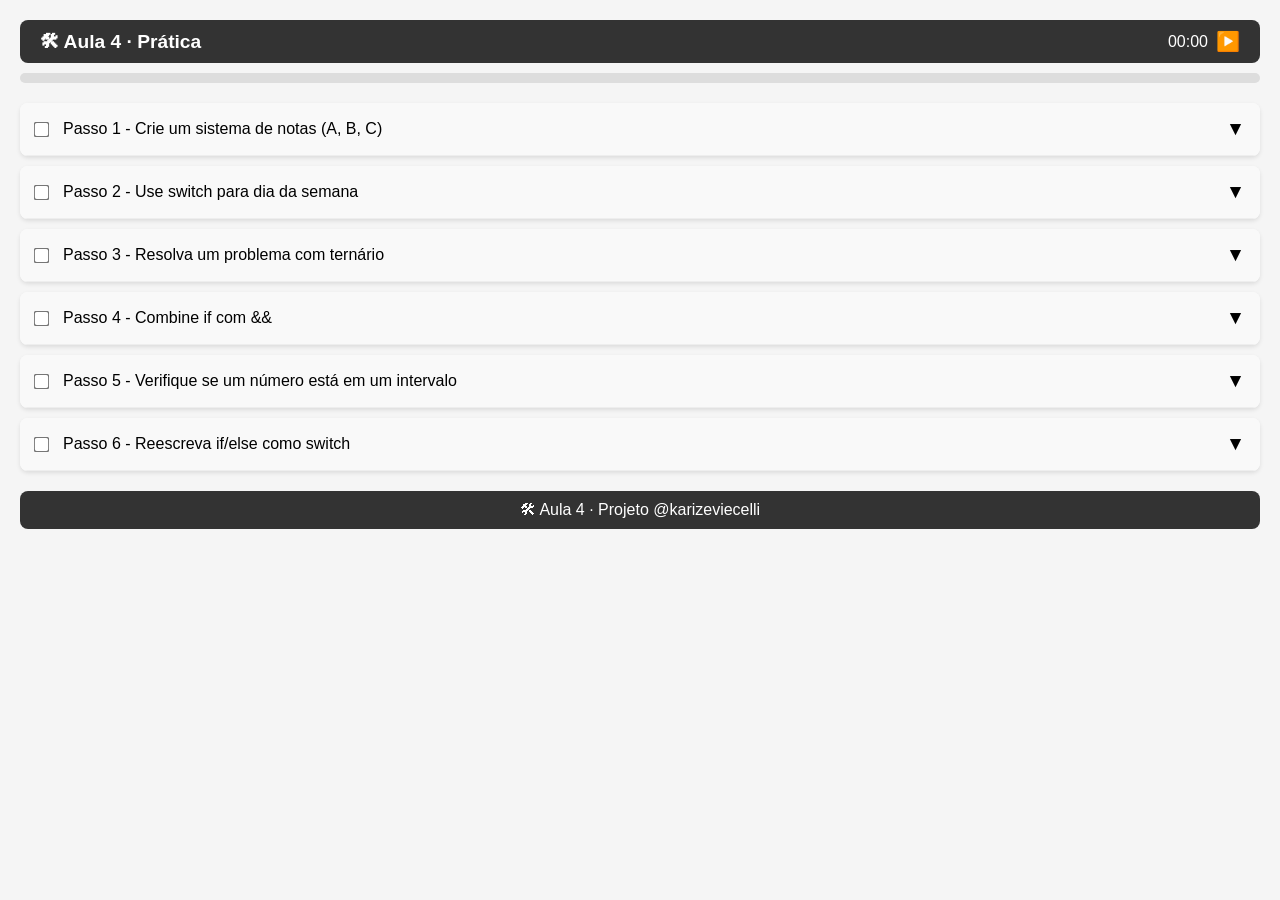
<file: Aula 04/03_pratica.html>
<!DOCTYPE html>
<html lang="pt-BR">
<head>
<meta charset="UTF-8">
<meta name="viewport" content="width=device-width, initial-scale=1.0">
<title>Aula 4 - Prática</title>
<style>
* { box-sizing: border-box; margin: 0; padding: 0; }
body { font-family: Arial, sans-serif; background: #f5f5f5; padding: 20px; }
.topbar { display: flex; align-items: center; justify-content: space-between; background: #333; color: white; padding: 10px 20px; border-radius: 8px; margin-bottom: 10px; }
.topbar h1 { font-size: 1.2em; }
.timer { display: flex; align-items: center; gap: 8px; }
.timer button { background: none; border: none; color: white; font-size: 1.2em; cursor: pointer; }
.progress-bar { background: #ddd; height: 10px; border-radius: 5px; margin-bottom: 20px; }
.progress { background: #4CAF50; height: 100%; width: 0%; border-radius: 5px; transition: width 0.3s; }
.card { background: white; border-radius: 8px; margin-bottom: 10px; box-shadow: 0 2px 4px rgba(0,0,0,0.1); overflow: hidden; }
.card-header { display: flex; align-items: center; padding: 15px; cursor: pointer; background: #f9f9f9; border-bottom: 1px solid #eee; }
.card-header input[type="checkbox"] { margin-right: 15px; transform: scale(1.2); }
.card-header .step-title { flex: 1; }
.card-header .expand-btn { background: none; border: none; font-size: 1.2em; cursor: pointer; }
.card-body { padding: 0 15px; max-height: 0; overflow: hidden; transition: max-height 0.3s ease, padding 0.3s; }
.card-body.open { max-height: 500px; padding: 15px; }
.instrucao, .dica { margin-bottom: 10px; }
.dica { background: #fff3cd; padding: 8px; border-radius: 4px; }
.gabarito-btn { background: #007bff; color: white; border: none; padding: 6px 12px; border-radius: 4px; cursor: pointer; }
.gabarito-code { background: #2d2d2d; color: #f8f8f2; padding: 10px; border-radius: 4px; overflow-x: auto; margin-top: 10px; white-space: pre-wrap; word-break: break-all; display: none; }
.gabarito-code.show { display: block; }
.footer { text-align: center; margin-top: 20px; padding: 10px; background: #333; color: white; border-radius: 8px; }
.cta { display: none; text-align: center; margin-top: 20px; }
.cta a { display: inline-block; background: #28a745; color: white; text-decoration: none; padding: 10px 20px; border-radius: 5px; font-weight: bold; }
</style>
</head>
<body>
<div class="topbar">
<h1>🛠 Aula 4 · Prática</h1>
<div class="timer">
<span id="timerDisplay">00:00</span>
<button id="timerToggle">▶️</button>
</div>
</div>
<div class="progress-bar">
<div class="progress" id="progressBar"></div>
</div>

<!-- Card 1 -->
<div class="card" data-index="0">
<div class="card-header" onclick="toggleCard(this)">
<input type="checkbox" onchange="updateProgress()">
<span class="step-title">Passo 1 - Crie um sistema de notas (A, B, C)</span>
<button class="expand-btn">▼</button>
</div>
<div class="card-body">
<div class="instrucao"><strong>Instrução:</strong> Crie uma variável com uma nota de 0 a 100. Use if/else para classificar: A (>= 90), B (>= 80), C (< 80). Exiba a classificação.</div>
<div class="dica"><strong>Dica:</strong> Use else if para verificar múltiplas condições.</div>
<button class="gabarito-btn" onclick="toggleGabarito(this)">📖 Gabarito</button>
<div class="gabarito-code">let nota = 85; <br>if (nota >= 90) { <br>    console.log("A"); <br>} else if (nota >= 80) { <br>    console.log("B"); <br>} else { <br>    console.log("C"); <br>}</div>
</div>
</div>

<!-- Card 2 -->
<div class="card" data-index="1">
<div class="card-header" onclick="toggleCard(this)">
<input type="checkbox" onchange="updateProgress()">
<span class="step-title">Passo 2 - Use switch para dia da semana</span>
<button class="expand-btn">▼</button>
</div>
<div class="card-body">
<div class="instrucao"><strong>Instrução:</strong> Crie uma variável com número de 1 a 7. Use switch para exibir o nome do dia correspondente (1 = Domingo, 2 = Segunda...). Caso inválido, exiba "Dia inválido".</div>
<div class="dica"><strong>Dica:</strong> Use case para cada número e break para interromper.</div>
<button class="gabarito-btn" onclick="toggleGabarito(this)">📖 Gabarito</button>
<div class="gabarito-code">let dia = 3; <br>switch(dia) { <br>  case 1: console.log("Domingo"); <br>    break; <br> case 2: console.log("Segunda"); <br>    break; <br> case 3: console.log("Terça"); <br>  break; <br> default: console.log("Dia inválido"); <br>}</div>
</div>
</div>

<!-- Card 3 -->
<div class="card" data-index="2">
<div class="card-header" onclick="toggleCard(this)">
<input type="checkbox" onchange="updateProgress()">
<span class="step-title">Passo 3 - Resolva um problema com ternário</span>
<button class="expand-btn">▼</button>
</div>
<div class="card-body">
<div class="instrucao"><strong>Instrução:</strong> Crie uma variável com uma temperatura. Use o operador ternário para exibir "Quente" se maior que 25, ou "Frio" caso contrário.</div>
<div class="dica"><strong>Dica:</strong> condicao ? valorSeVerdadeiro : valorSeFalso</div>
<button class="gabarito-btn" onclick="toggleGabarito(this)">📖 Gabarito</button>
<div class="gabarito-code">let temp = 30; <br>let clima = temp > 25 ? "Quente" : "Frio"; <br>console.log(clima);</div>
</div>
</div>

<!-- Card 4 -->
<div class="card" data-index="3">
<div class="card-header" onclick="toggleCard(this)">
<input type="checkbox" onchange="updateProgress()">
<span class="step-title">Passo 4 - Combine if com &&</span>
<button class="expand-btn">▼</button>
</div>
<div class="card-body">
<div class="instrucao"><strong>Instrução:</strong> Crie duas variáveis: maior de idade (boolean) e tem carteira (boolean). Use if com && para verificar se a pessoa pode dirigir (maior de idade E tem carteira).</div>
<div class="dica"><strong>Dica:</strong> && exige que TODAS as condições sejam verdadeiras.</div>
<button class="gabarito-btn" onclick="toggleGabarito(this)">📖 Gabarito</button>
<div class="gabarito-code">let maiorIdade = true; <br>let temCarteira = true; <br>if (maiorIdade && temCarteira) { <br> console.log("Pode dirigir"); <br>}</div>
</div>
</div>

<!-- Card 5 -->
<div class="card" data-index="4">
<div class="card-header" onclick="toggleCard(this)">
<input type="checkbox" onchange="updateProgress()">
<span class="step-title">Passo 5 - Verifique se um número está em um intervalo</span>
<button class="expand-btn">▼</button>
</div>
<div class="card-body">
<div class="instrucao"><strong>Instrução:</strong> Crie uma variável com um número. Verifique se ele está entre 10 e 20 (inclusive). Exiba "Dentro" ou "Fora" do intervalo.</div>
<div class="dica"><strong>Dica:</strong> Use && para verificar duas condições ao mesmo tempo.</div>
<button class="gabarito-btn" onclick="toggleGabarito(this)">📖 Gabarito</button>
<div class="gabarito-code">let num = 15; <br>if (num >= 10 && num <= 20) { <br> console.log("Dentro"); <br>} else { <br> console.log("Fora"); <br>}</div>
</div>
</div>

<!-- Card 6 -->
<div class="card" data-index="5">
<div class="card-header" onclick="toggleCard(this)">
<input type="checkbox" onchange="updateProgress()">
<span class="step-title">Passo 6 - Reescreva if/else como switch</span>
<button class="expand-btn">▼</button>
</div>
<div class="card-body">
<div class="instrucao"><strong>Instrução:</strong> Você tem um if/else que verifica cores. Reescreva-o usando switch. Cores: "vermelho" → "Pare", "amarelo" → "Atenção", "verde" → "Siga".</div>
<div class="dica"><strong>Dica:</strong> Cada case corresponde a uma cor.</div>
<button class="gabarito-btn" onclick="toggleGabarito(this)">📖 Gabarito</button>
<div class="gabarito-code">let cor = "verde"; <br>switch(cor) { <br>    case "vermelho": console.log("Pare"); <br>    break; <br>   case "amarelo": console.log("Atenção"); <br>    break; <br>   case "verde": console.log("Siga"); <br>    break; <br>   default: console.log("Cor inválida"); <br>}</div>
</div>
</div>

<div class="cta" id="cta">
<a href="04_desafio.html">➜ Seguir para o Desafio</a>
</div>

<div class="footer">
🛠 Aula 4 · Projeto @karizeviecelli
</div>

<script>
let timerInterval;
let seconds = 0;
let isRunning = false;

function toggleCard(header) {
  const body = header.nextElementSibling;
  const btn = header.querySelector('.expand-btn');
  const isOpen = body.classList.contains('open');
  // Close all other cards? Not required, but accordion style: open/close each individually
  body.classList.toggle('open');
  btn.textContent = isOpen ? '▼' : '▲';
}

function toggleGabarito(btn) {
  const code = btn.nextElementSibling;
  if (code && code.classList.contains('gabarito-code')) {
    code.classList.toggle('show');
    btn.textContent = code.classList.contains('show') ? '📖 Ocultar Gabarito' : '📖 Gabarito';
  }
}

function updateProgress() {
  const checkboxes = document.querySelectorAll('.card-header input[type="checkbox"]');
  const checked = document.querySelectorAll('.card-header input[type="checkbox"]:checked').length;
  const total = checkboxes.length;
  const progress = (checked / total) * 100;
  document.getElementById('progressBar').style.width = progress + '%';
  const cta = document.getElementById('cta');
  if (checked === total) {
    cta.style.display = 'block';
  } else {
    cta.style.display = 'none';
  }
}

function toggleTimer() {
  const display = document.getElementById('timerDisplay');
  const btn = document.getElementById('timerToggle');
  if (!isRunning) {
    timerInterval = setInterval(() => {
      seconds++;
      const mins = String(Math.floor(seconds / 60)).padStart(2, '0');
      const secs = String(seconds % 60).padStart(2, '0');
      display.textContent = mins + ':' + secs;
    }, 1000);
    btn.textContent = '⏸️';
    isRunning = true;
  } else {
    clearInterval(timerInterval);
    btn.textContent = '▶️';
    isRunning = false;
  }
}

document.getElementById('timerToggle').addEventListener('click', toggleTimer);

// Initialize progress
updateProgress();
</script>
</body>
</html>
</file>
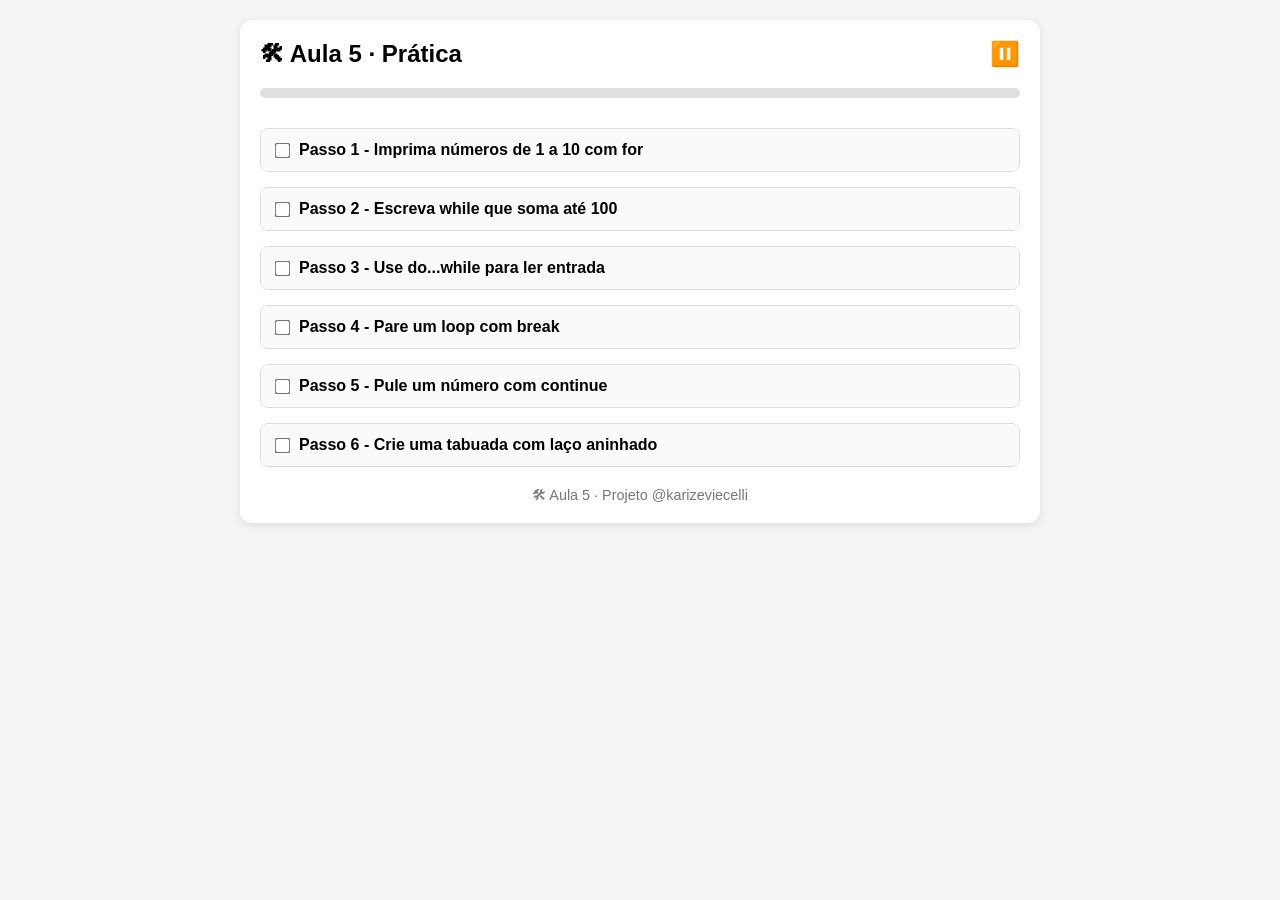
<file: Aula 05/03_pratica.html>
<!DOCTYPE html>
<html lang="pt-BR">
<head>
    <meta charset="UTF-8">
    <meta name="viewport" content="width=device-width, initial-scale=1.0">
    <title>Aula 5 - Prática</title>
    <style>
        * {
            margin: 0;
            padding: 0;
            box-sizing: border-box;
        }
        body {
            font-family: Arial, sans-serif;
            background: #f5f5f5;
            padding: 20px;
        }
        .container {
            max-width: 800px;
            margin: 0 auto;
            background: #fff;
            border-radius: 12px;
            box-shadow: 0 2px 10px rgba(0,0,0,0.1);
            padding: 20px;
        }
        .header {
            display: flex;
            align-items: center;
            justify-content: space-between;
            margin-bottom: 20px;
        }
        .header h1 {
            font-size: 1.5rem;
        }
        .timer-btn {
            background: none;
            border: none;
            font-size: 1.5rem;
            cursor: pointer;
        }
        .progress-bar {
            width: 100%;
            height: 10px;
            background: #e0e0e0;
            border-radius: 5px;
            margin-bottom: 30px;
        }
        .progress-fill {
            height: 100%;
            background: #4caf50;
            border-radius: 5px;
            transition: width 0.3s;
        }
        .card {
            border: 1px solid #ddd;
            border-radius: 8px;
            margin-bottom: 15px;
            overflow: hidden;
        }
        .card-header {
            background: #fafafa;
            padding: 12px 15px;
            display: flex;
            align-items: center;
            cursor: pointer;
            user-select: none;
        }
        .card-header input[type="checkbox"] {
            margin-right: 10px;
            transform: scale(1.2);
        }
        .card-header .checkbox-label {
            flex: 1;
            font-weight: bold;
        }
        .card-body {
            padding: 0 15px 15px;
            display: none;
        }
        .card.open .card-body {
            display: block;
        }
        .card-body p {
            margin: 10px 0;
        }
        .gabarito-btn {
            background: #2196f3;
            color: white;
            border: none;
            padding: 8px 16px;
            border-radius: 4px;
            cursor: pointer;
            margin: 10px 0;
        }
        .gabarito-code {
            background: #f0f0f0;
            padding: 10px;
            border-radius: 4px;
            font-family: monospace;
            white-space: pre-wrap;
            display: none;
        }
        .gabarito-code.show {
            display: block;
        }
        .cta {
            display: none;
            text-align: center;
            margin: 30px 0 20px;
            padding: 20px;
            background: #e8f5e9;
            border-radius: 8px;
        }
        .cta.show {
            display: block;
        }
        .cta a {
            display: inline-block;
            background: #4caf50;
            color: white;
            padding: 12px 24px;
            text-decoration: none;
            border-radius: 5px;
            font-weight: bold;
        }
        .footer {
            text-align: center;
            margin-top: 20px;
            color: #777;
            font-size: 0.9rem;
        }
    </style>
</head>
<body>
    <div class="container">
        <div class="header">
            <h1>🛠 Aula 5 · Prática</h1>
            <button class="timer-btn" id="timerBtn">⏸️</button>
        </div>
        <div class="progress-bar">
            <div class="progress-fill" id="progressFill" style="width: 0%;"></div>
        </div>

        <div id="cardsContainer">
            <!-- Cards serão gerados via JS -->
        </div>

        <div class="cta" id="cta">
            <p>Parabéns! Você concluiu todos os passos.</p>
            <a href="04_desafio.html">➜ Seguir para o Desafio</a>
        </div>

        <div class="footer">🛠 Aula 5 · Projeto @karizeviecelli</div>
    </div>

    <script>
        const steps = [
            {
                title: "Passo 1 - Imprima números de 1 a 10 com for",
                instruction: "Use o laço for para exibir os números de 1 a 10 no console.",
                dica: "<code>for (let i = 1; i <= 10; i++) { }</code>",
                gabarito: "for (let i = 1; i <= 10; i++) {  \nconsole.log(i); \n}"
            },
            {
                title: "Passo 2 - Escreva while que soma até 100",
                instruction: "Use while para somar números de 1 até 100. Exiba o resultado final (que deve ser 5050).",
                dica: "Acumule os valores em uma variável soma.",
                gabarito: "let soma = 0; \nlet i = 1; \nwhile (i <= 100) { \n   soma += i; \n   i++; \n } \nconsole.log(soma);"
            },
            {
                title: "Passo 3 - Use do...while para ler entrada",
                instruction: "Simule um programa que pede uma senha e repete enquanto a senha estiver errada. Use do...while.",
                dica: "<code>do { } while (senha !== \"1234\");</code>",
                gabarito: "let senha; \ndo { \n senha = \"1234\"; \n} while (senha !== \"1234\"); \nconsole.log(\"Acesso liberado\");"
            },
            {
                title: "Passo 4 - Pare um loop com break",
                instruction: "Crie um for de 1 a 10 mas pare (break) quando chegar no 5. Exiba apenas 1, 2, 3, 4.",
                dica: "<code>if (i === 5) break;</code>",
                gabarito: "for (let i = 1; i <= 10; i++) { \n   if (i === 5) \n     break; \n   console.log(i);\n}"
            },
            {
                title: "Passo 5 - Pule um número com continue",
                instruction: "Crie um for de 1 a 5 que pule (continue) o número 3. Exiba: 1, 2, 4, 5.",
                dica: "<code>if (i === 3) continue;</code>",
                gabarito: "for (let i = 1; i <= 5; i++) { \n   if (i === 3) continue; \nconsole.log(i); \n}"
            },
            {
                title: "Passo 6 - Crie uma tabuada com laço aninhado",
                instruction: "Use dois for aninhados para criar a tabuada do 1 até o 3 (1x1 até 3x3).",
                dica: "for externo = multiplicando, for interno = multiplicador.",
                gabarito: "for (let i = 1; i <= 3; i++) { \n    for (let j = 1; j <= 3; j++) { \n       console.log(i + \" x \" + j + \" = \" + (i * j)); \n    } \n}"
            }
        ];

        const cardsContainer = document.getElementById('cardsContainer');
        const progressFill = document.getElementById('progressFill');
        const cta = document.getElementById('cta');
        const timerBtn = document.getElementById('timerBtn');
        let timerRunning = false;
        let seconds = 0;
        let interval;

        function renderCards() {
            cardsContainer.innerHTML = '';
            steps.forEach((step, index) => {
                const card = document.createElement('div');
                card.className = 'card';
                card.id = `card-${index}`;

                const header = document.createElement('div');
                header.className = 'card-header';
                header.onclick = function(e) {
                    if (e.target.tagName !== 'INPUT') {
                        card.classList.toggle('open');
                    }
                };

                const checkbox = document.createElement('input');
                checkbox.type = 'checkbox';
                checkbox.id = `check-${index}`;
                checkbox.onchange = updateProgress;

                const label = document.createElement('label');
                label.className = 'checkbox-label';
                label.setAttribute('for', `check-${index}`);
                label.textContent = step.title;

                header.appendChild(checkbox);
                header.appendChild(label);

                const body = document.createElement('div');
                body.className = 'card-body';

                const instrP = document.createElement('p');
                instrP.innerHTML = `<strong>Instrução:</strong> ${step.instruction}`;
                body.appendChild(instrP);

                const dicaP = document.createElement('p');
                dicaP.innerHTML = `<strong>Dica:</strong> ${step.dica}`;
                body.appendChild(dicaP);

                const gabBtn = document.createElement('button');
                gabBtn.className = 'gabarito-btn';
                gabBtn.textContent = '📖 Gabarito';
                gabBtn.onclick = function() {
                    const codeDiv = document.getElementById(`gabarito-${index}`);
                    codeDiv.classList.toggle('show');
                };
                body.appendChild(gabBtn);

                const codeDiv = document.createElement('div');
                codeDiv.className = 'gabarito-code';
                codeDiv.id = `gabarito-${index}`;
                codeDiv.textContent = step.gabarito;
                body.appendChild(codeDiv);

                card.appendChild(header);
                card.appendChild(body);
                cardsContainer.appendChild(card);
            });
        }

        function updateProgress() {
            const checkboxes = document.querySelectorAll('.card-body input[type="checkbox"]');
            // Actually we need to get the checkboxes from headers
            const chk = document.querySelectorAll('.card-header input[type="checkbox"]');
            const total = chk.length;
            let checked = 0;
            chk.forEach(cb => {
                if (cb.checked) checked++;
            });
            const percent = (checked / total) * 100;
            progressFill.style.width = percent + '%';
            if (checked === total) {
                cta.classList.add('show');
            } else {
                cta.classList.remove('show');
            }
        }

        function toggleTimer() {
            if (timerRunning) {
                clearInterval(interval);
                timerBtn.textContent = '▶️';
            } else {
                interval = setInterval(() => {
                    seconds++;
                    // Could display timer somewhere but not required
                }, 1000);
                timerBtn.textContent = '⏸️';
            }
            timerRunning = !timerRunning;
        }

        timerBtn.addEventListener('click', toggleTimer);

        renderCards();
        updateProgress();
    </script>
</body>
</html>
</file>
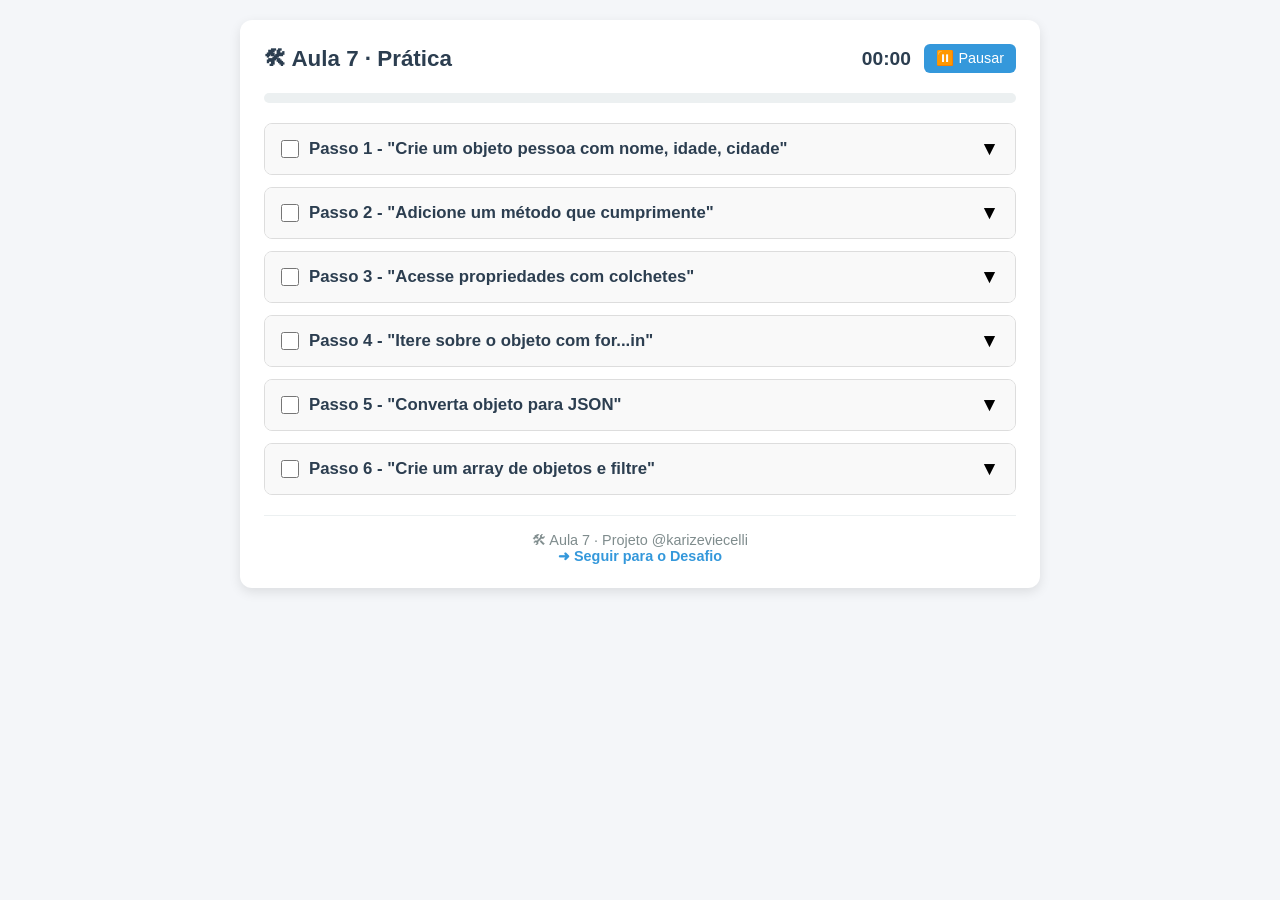
<file: Aula 07/03_pratica.html>
<!DOCTYPE html>
<html lang="pt-BR">
<head>
    <meta charset="UTF-8">
    <meta name="viewport" content="width=device-width, initial-scale=1.0">
    <title>Aula 7 - Prática</title>
    <style>
        * { margin: 0; padding: 0; box-sizing: border-box; font-family: 'Segoe UI', Tahoma, Geneva, Verdana, sans-serif; }
        body { background: #f4f6f9; display: flex; justify-content: center; padding: 20px; }
        .container { max-width: 800px; width: 100%; background: #fff; border-radius: 12px; box-shadow: 0 4px 12px rgba(0,0,0,0.1); padding: 24px; }
        .topbar { display: flex; justify-content: space-between; align-items: center; margin-bottom: 20px; flex-wrap: wrap; }
        .topbar h1 { font-size: 1.4em; color: #2c3e50; }
        .timer { display: flex; align-items: center; gap: 8px; }
        .timer button { background: #3498db; color: white; border: none; border-radius: 6px; padding: 6px 12px; cursor: pointer; font-size: 0.9em; transition: 0.2s; }
        .timer button:hover { background: #2980b9; }
        .timer button.paused { background: #e67e22; }
        .timer #timeDisplay { font-weight: bold; font-size: 1.2em; min-width: 60px; text-align: center; color: #2c3e50; }
        .progress-bar { width: 100%; height: 10px; background: #ecf0f1; border-radius: 5px; margin-bottom: 20px; overflow: hidden; }
        .progress-fill { height: 100%; width: 0%; background: #27ae60; transition: width 0.3s; border-radius: 5px; }
        .step { border: 1px solid #ddd; border-radius: 8px; margin-bottom: 12px; overflow: hidden; transition: 0.2s; }
        .step-header { display: flex; align-items: center; padding: 14px 16px; background: #f9f9f9; cursor: pointer; gap: 10px; }
        .step-header input[type="checkbox"] { width: 18px; height: 18px; cursor: pointer; accent-color: #27ae60; }
        .step-header h2 { flex: 1; font-size: 1.05em; color: #2c3e50; }
        .step-header .arrow { transition: transform 0.3s; font-size: 1.2em; }
        .step-header .arrow.open { transform: rotate(180deg); }
        .step-content { padding: 0 16px 16px; display: none; }
        .step-content.open { display: block; }
        .instruction { font-size: 0.95em; color: #333; margin-bottom: 8px; }
        .tip { background: #eaf2f8; padding: 8px 12px; border-radius: 6px; font-size: 0.9em; margin-bottom: 10px; }
        .tip strong { color: #2980b9; }
        .gabarito-btn { background: #8e44ad; color: white; border: none; border-radius: 6px; padding: 6px 14px; cursor: pointer; font-size: 0.9em; transition: 0.2s; }
        .gabarito-btn:hover { background: #7d3c98; }
        .gabarito-code { background: #2d2d2d; color: #f8f8f2; padding: 12px; border-radius: 6px; font-family: 'Courier New', monospace; font-size: 0.85em; margin-top: 8px; white-space: pre-wrap; word-break: break-word; display: none; }
        .gabarito-code.show { display: block; }
        .footer { margin-top: 20px; text-align: center; border-top: 1px solid #ecf0f1; padding-top: 16px; font-size: 0.9em; color: #7f8c8d; }
        .footer a { color: #3498db; text-decoration: none; font-weight: bold; }
        .footer a:hover { text-decoration: underline; }
    </style>
</head>
<body>
    <div class="container">
        <div class="topbar">
            <h1>🛠 Aula 7 · Prática</h1>
            <div class="timer">
                <span id="timeDisplay">00:00</span>
                <button id="timerBtn" onclick="toggleTimer()">⏸️ Pausar</button>
            </div>
        </div>
        <div class="progress-bar">
            <div id="progressFill" class="progress-fill"></div>
        </div>

        <div id="stepsContainer"></div>

        <div class="footer">
            <p>🛠 Aula 7 · Projeto @karizeviecelli</p>
            <p><a href="04_desafio.html">➜ Seguir para o Desafio</a></p>
        </div>
    </div>

    <script>
        const steps = [
            {
                title: 'Passo 1 - "Crie um objeto pessoa com nome, idade, cidade"',
                instruction: 'Crie um objeto chamado pessoa com as propriedades nome, idade e cidade. Exiba cada propriedade no console.',
                tip: 'Use { } para criar o objeto e ponto para acessar.',
                code: 'let pessoa = { nome: "João", idade: 30, cidade: "SP" };\nconsole.log(pessoa.nome);\nconsole.log(pessoa.idade);\nconsole.log(pessoa.cidade);'
            },
            {
                title: 'Passo 2 - "Adicione um método que cumprimente"',
                instruction: 'Adicione ao objeto pessoa um método chamado saudacao que exiba "Olá, meu nome é [nome]".',
                tip: 'Use function() e this para acessar a própria propriedade.',
                code: 'let pessoa = { nome: "João", saudacao: function() \n     { console.log("Olá, meu nome é " + this.nome); \n  } \n};\npessoa.saudacao();'
            },
            {
                title: 'Passo 3 - "Acesse propriedades com colchetes"',
                instruction: 'Crie um objeto produto com nome e preco. Acesse as propriedades usando a notação de colchetes [].',
                tip: 'produto["nome"] equivale a produto.nome.',
                code: 'let produto = { nome: "Celular", preco: 1500 };\nconsole.log(produto["nome"]);\nconsole.log(produto["preco"]);'
            },
            {
                title: 'Passo 4 - "Itere sobre o objeto com for...in"',
                instruction: 'Crie um objeto carro com marca, ano e cor. Use for...in para exibir todas as chaves e valores.',
                tip: 'for (let chave in objeto) { objeto[chave] }',
                code: 'let carro = { marca: "Toyota", ano: 2022, cor: "preto" };\n  for (let chave in carro) { \n       console.log(chave + ": " + carro[chave]); }'
            },
            {
                title: 'Passo 5 - "Converta objeto para JSON"',
                instruction: 'Crie um objeto aluno com nome e nota. Use JSON.stringify() para converter em string JSON e exiba.',
                tip: 'JSON.stringify converte objeto em texto formatado.',
                code: 'let aluno = { nome: "Maria", nota: 9.5 };\nlet json = JSON.stringify(aluno);\nconsole.log(json);'
            },
            {
                title: 'Passo 6 - "Crie um array de objetos e filtre"',
                instruction: 'Crie um array com 3 objetos de filmes (titulo, ano). Use filter() para selecionar filmes após 2010.',
                tip: 'filter percorre o array e aplica a condição.',
                code: 'let filmes = [ { titulo: "Interestelar", ano: 2014 }, { titulo: "Matrix", ano: 1999 }, { titulo: "Duna", ano: 2021 } ];\nlet recentes = filmes.filter(f => f.ano > 2010);\nconsole.log(recentes);'
            }
        ];

        const container = document.getElementById('stepsContainer');
        steps.forEach((step, index) => {
            const div = document.createElement('div');
            div.className = 'step';
            div.innerHTML = `
                <div class="step-header" onclick="toggleStep(${index})">
                    <input type="checkbox" id="check${index}" onchange="updateProgress()">
                    <h2>${step.title}</h2>
                    <span class="arrow" id="arrow${index}">▼</span>
                </div>
                <div class="step-content" id="content${index}">
                    <div class="instruction">${step.instruction}</div>
                    <div class="tip"><strong>Dica:</strong> ${step.tip}</div>
                    <button class="gabarito-btn" onclick="toggleGabarito(${index})">📖 Gabarito</button>
                    <div class="gabarito-code" id="code${index}"></div>
                </div>
            `;
            container.appendChild(div);
        });

        function toggleStep(index) {
            const content = document.getElementById(`content${index}`);
            const arrow = document.getElementById(`arrow${index}`);
            content.classList.toggle('open');
            arrow.classList.toggle('open');
        }

        function toggleGabarito(index) {
            const codeDiv = document.getElementById(`code${index}`);
            if (codeDiv.classList.contains('show')) {
                codeDiv.classList.remove('show');
            } else {
                codeDiv.textContent = steps[index].code;
                codeDiv.classList.add('show');
            }
        }

        function updateProgress() {
            const checkboxes = document.querySelectorAll('.step-header input[type="checkbox"]');
            const checked = Array.from(checkboxes).filter(cb => cb.checked).length;
            const progress = (checked / checkboxes.length) * 100;
            document.getElementById('progressFill').style.width = progress + '%';
            if (checked === checkboxes.length) {
                setTimeout(() => alert('Parabéns! Você completou todos os passos!'), 300);
            }
        }

        // Timer
        let seconds = 0;
        let timerInterval = null;
        let isPaused = false;
        const timeDisplay = document.getElementById('timeDisplay');
        const timerBtn = document.getElementById('timerBtn');

        function updateTimerDisplay() {
            const m = String(Math.floor(seconds / 60)).padStart(2, '0');
            const s = String(seconds % 60).padStart(2, '0');
            timeDisplay.textContent = `${m}:${s}`;
        }

        function toggleTimer() {
            if (timerInterval) {
                clearInterval(timerInterval);
                timerInterval = null;
                timerBtn.textContent = '▶️ Iniciar';
                timerBtn.classList.add('paused');
            } else {
                timerInterval = setInterval(() => {
                    seconds++;
                    updateTimerDisplay();
                }, 1000);
                timerBtn.textContent = '⏸️ Pausar';
                timerBtn.classList.remove('paused');
            }
        }
    </script>
</body>
</html>
</file>
